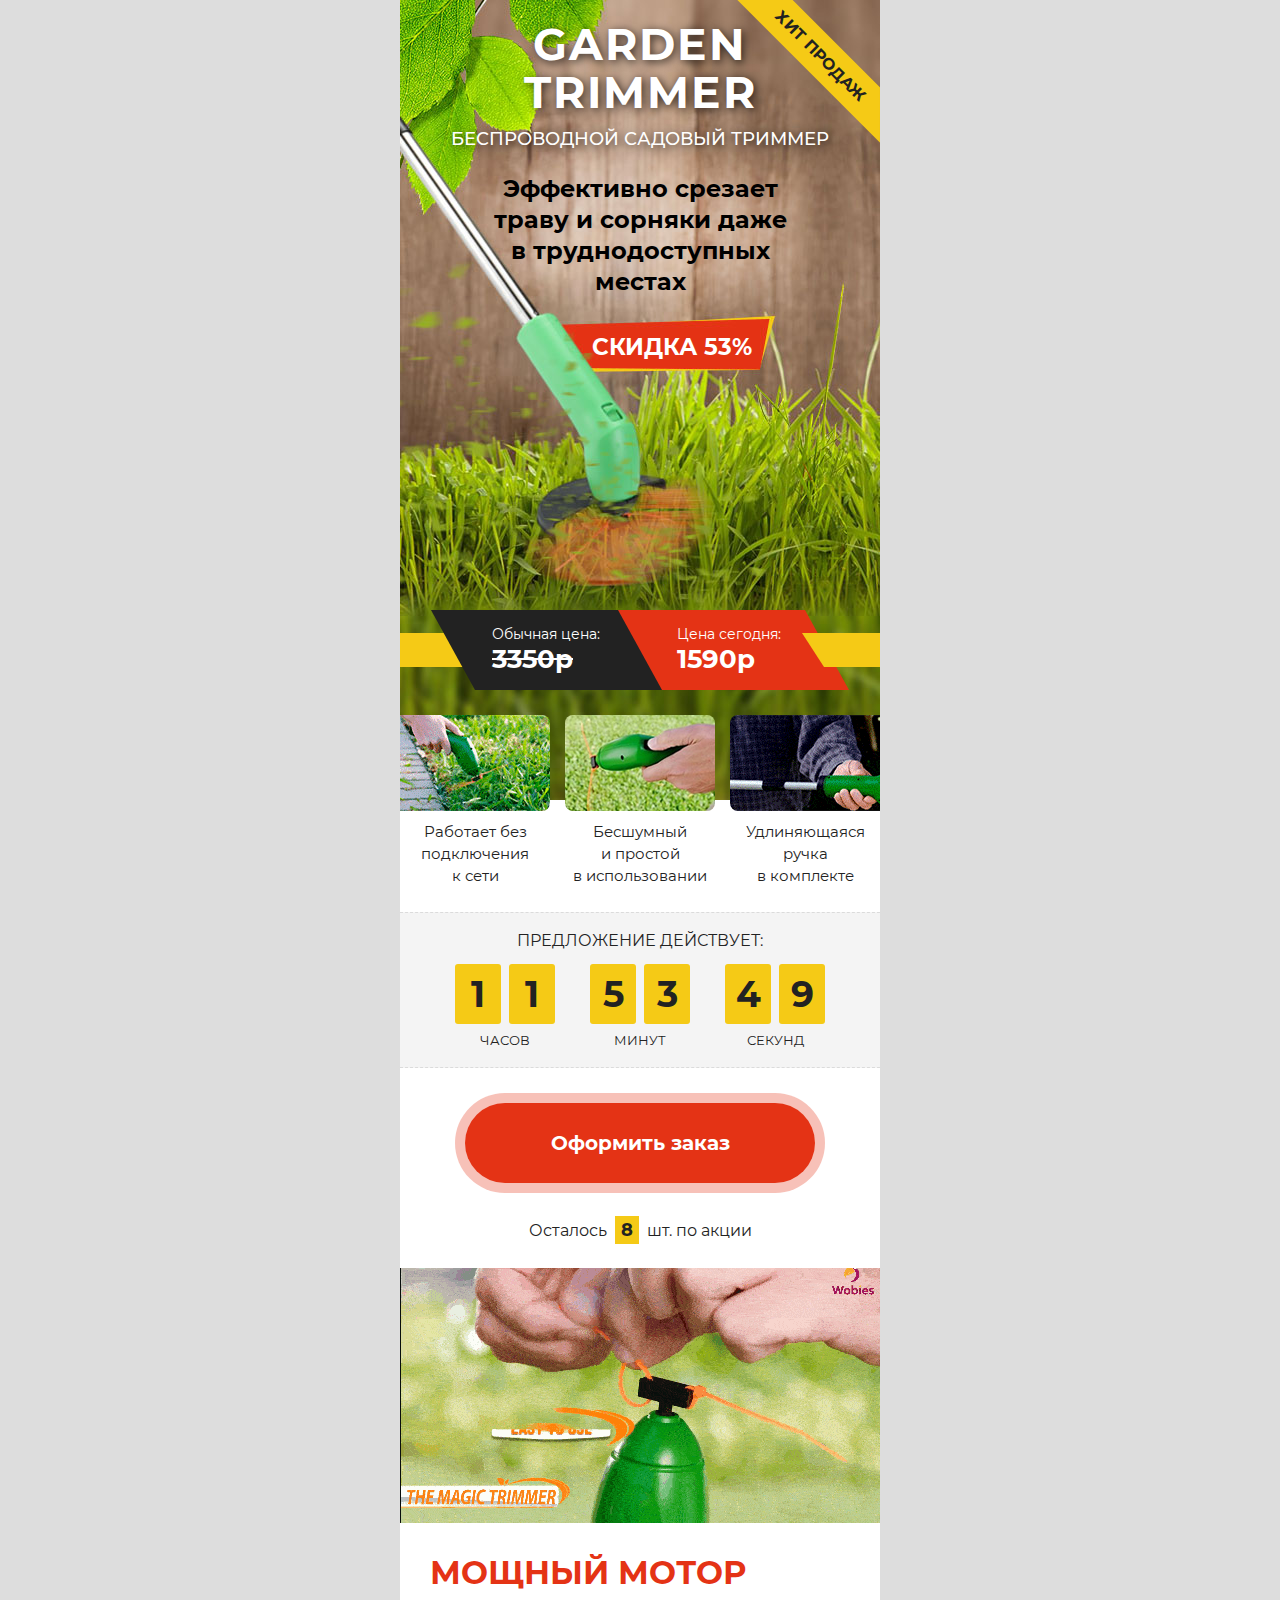
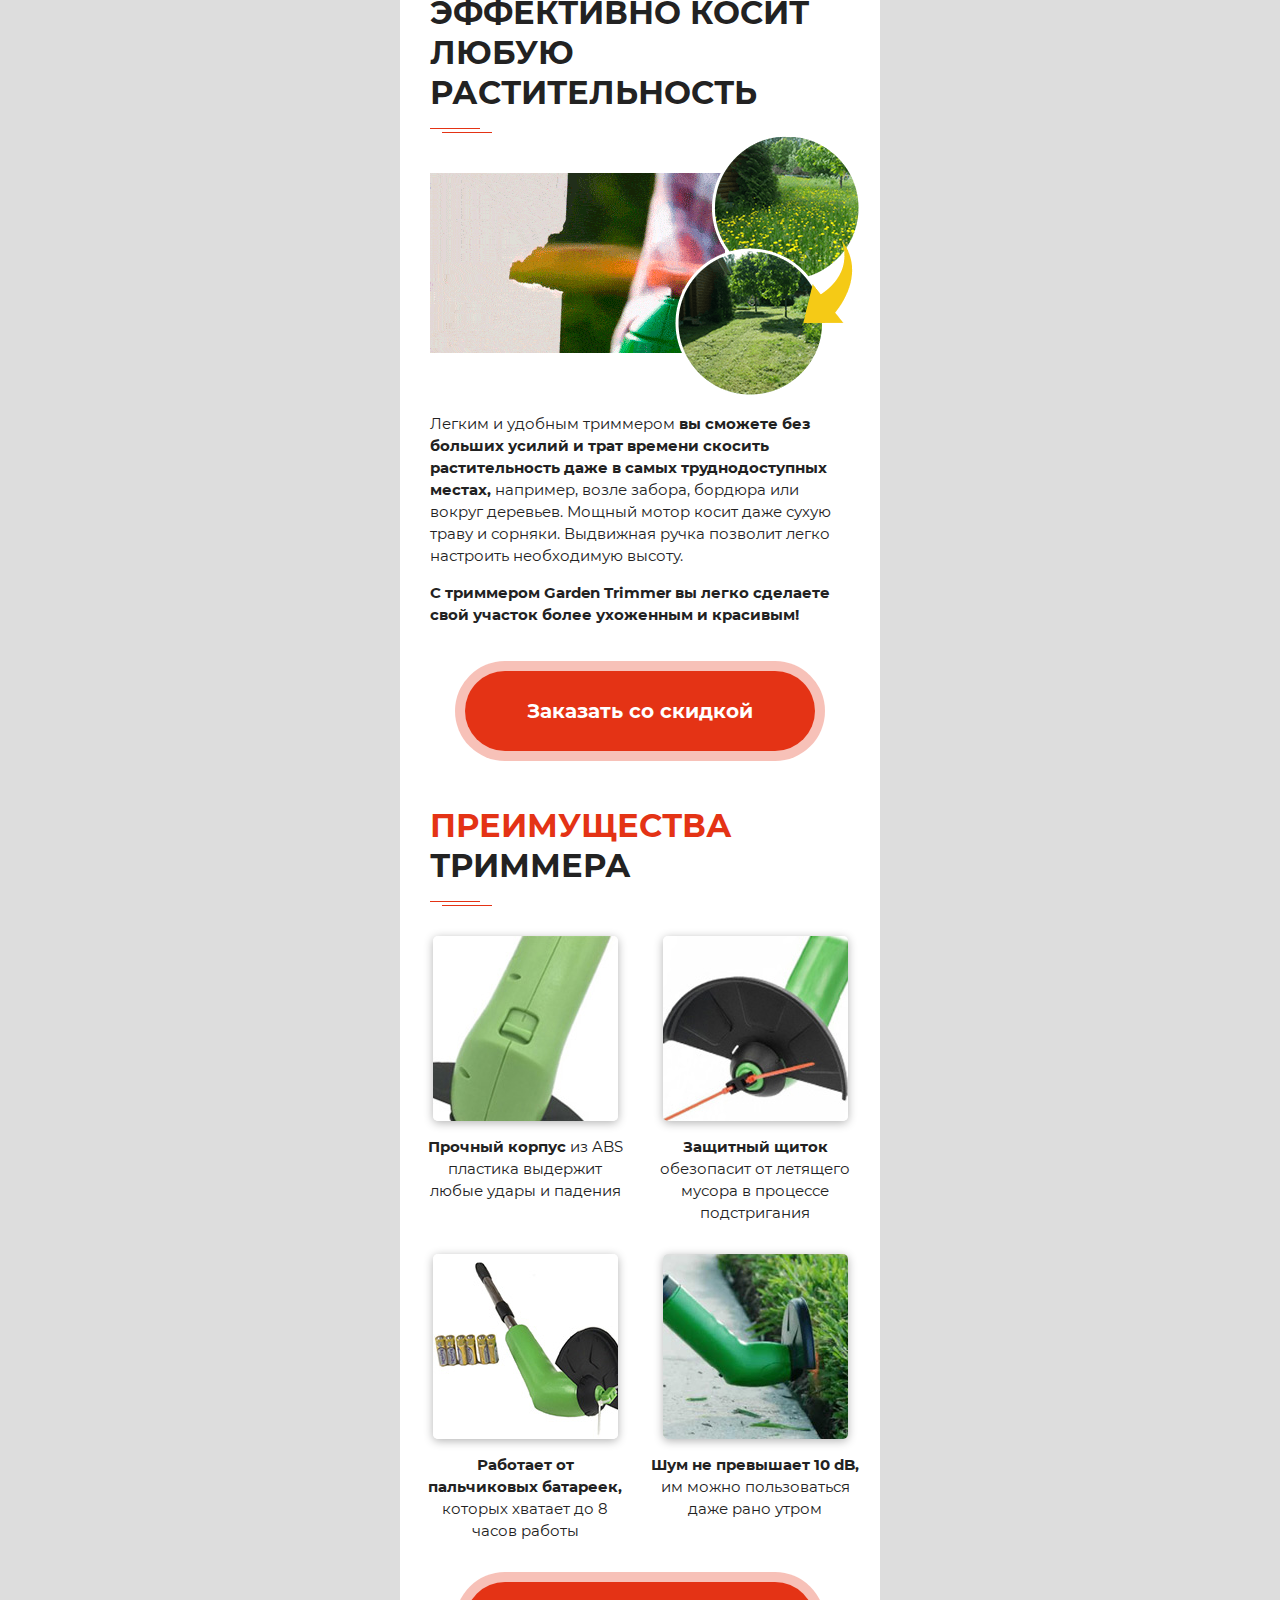
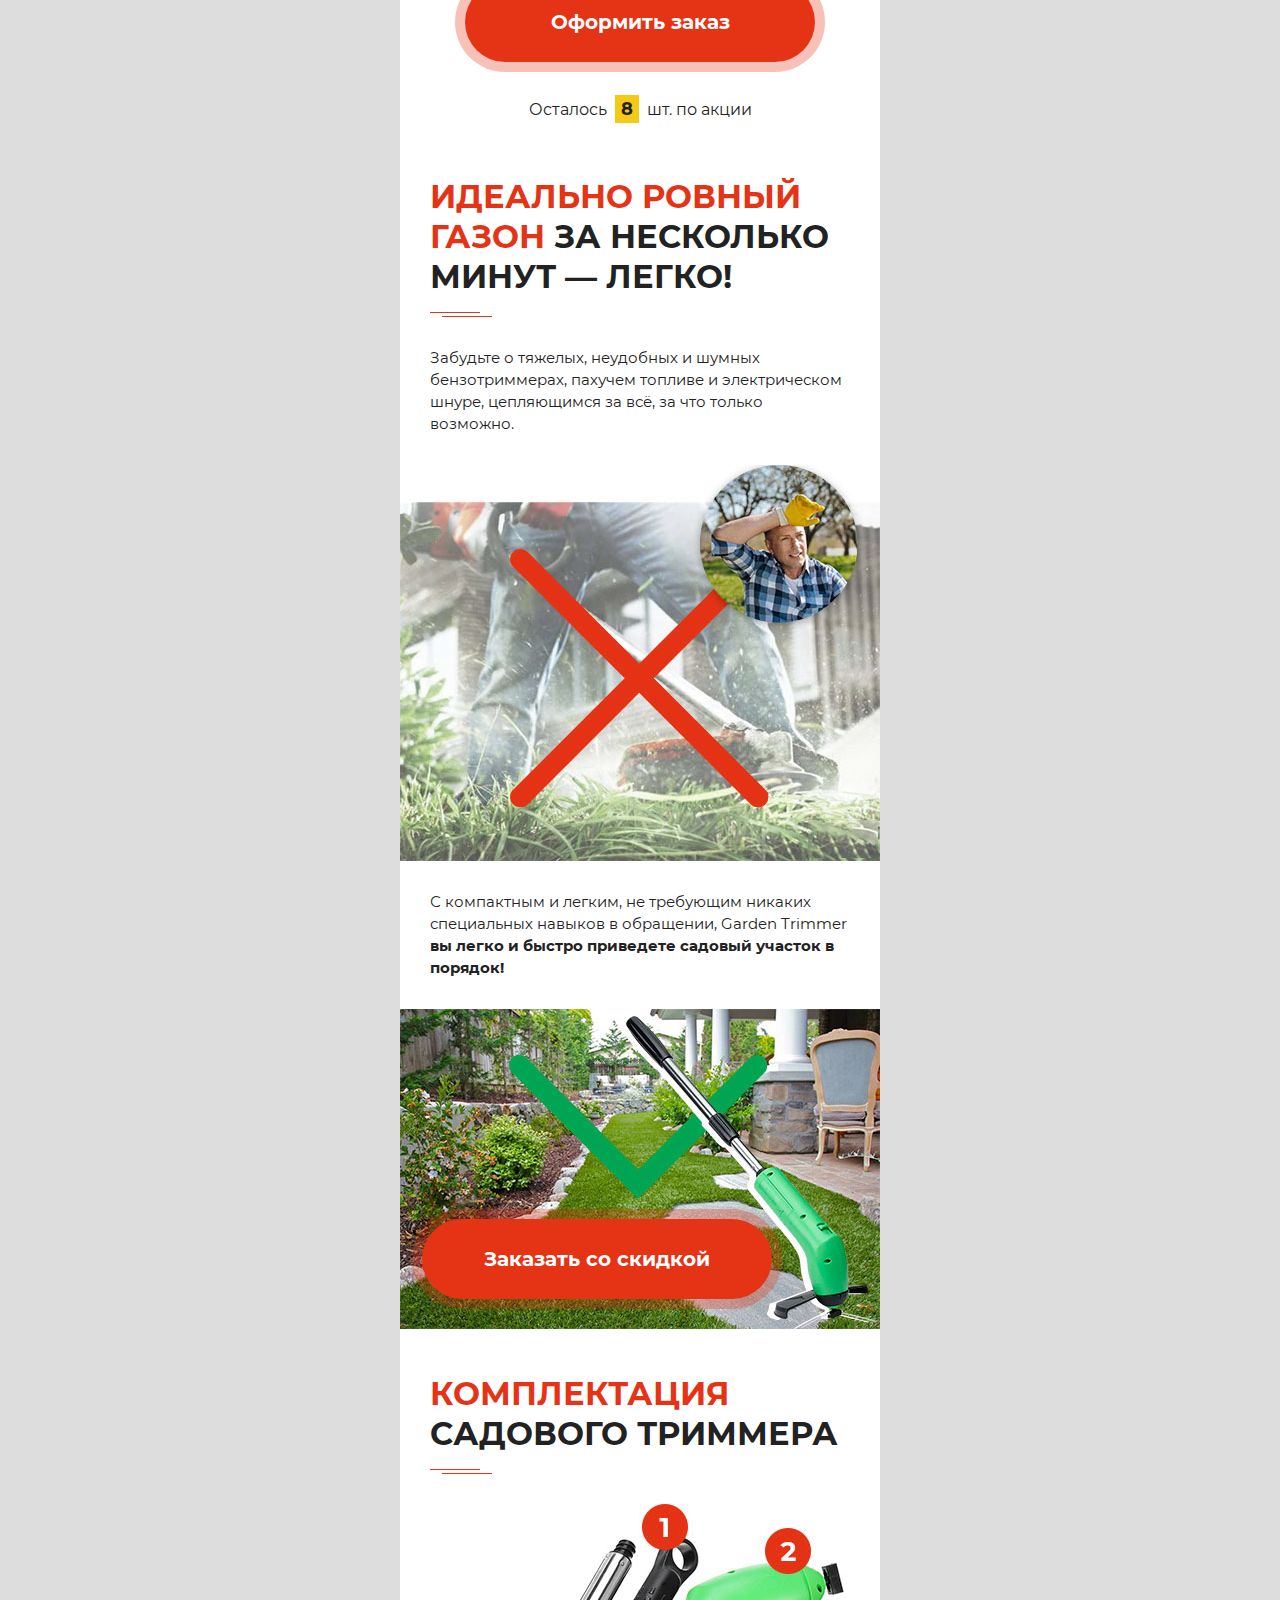
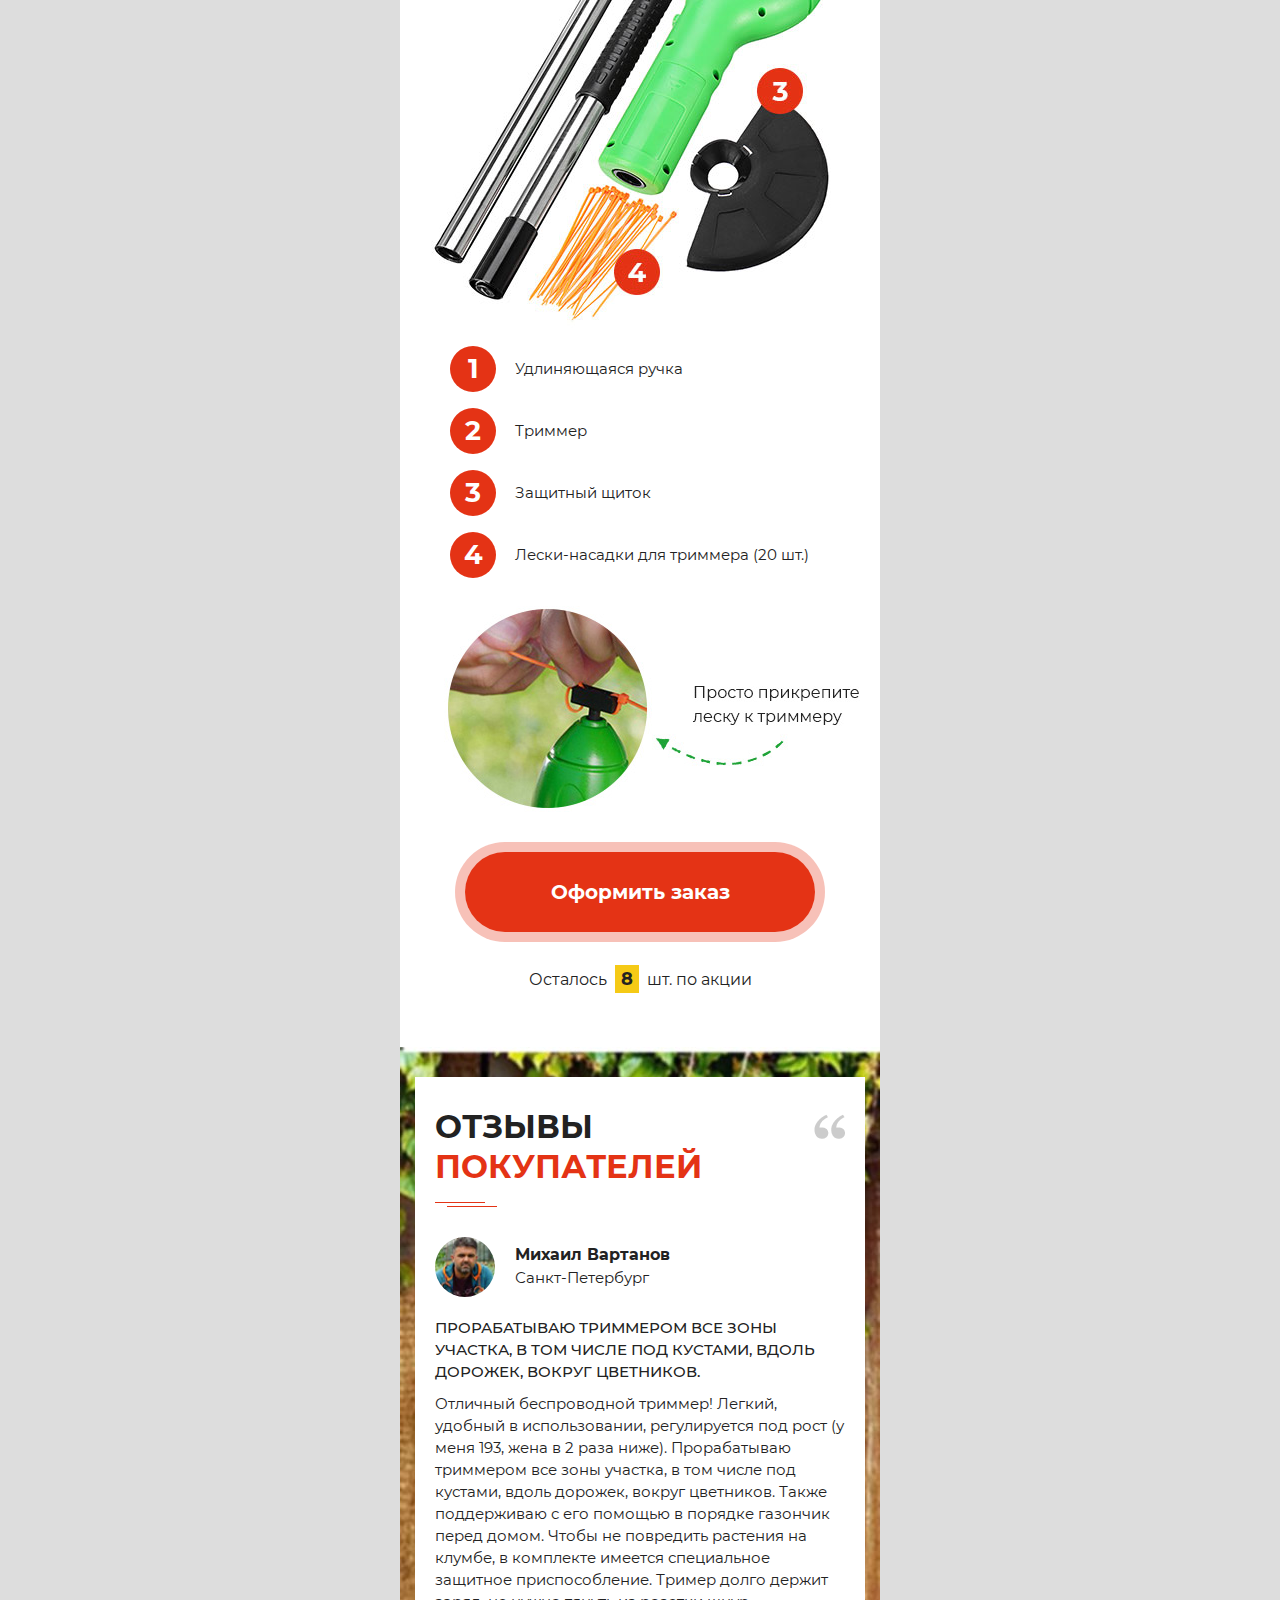
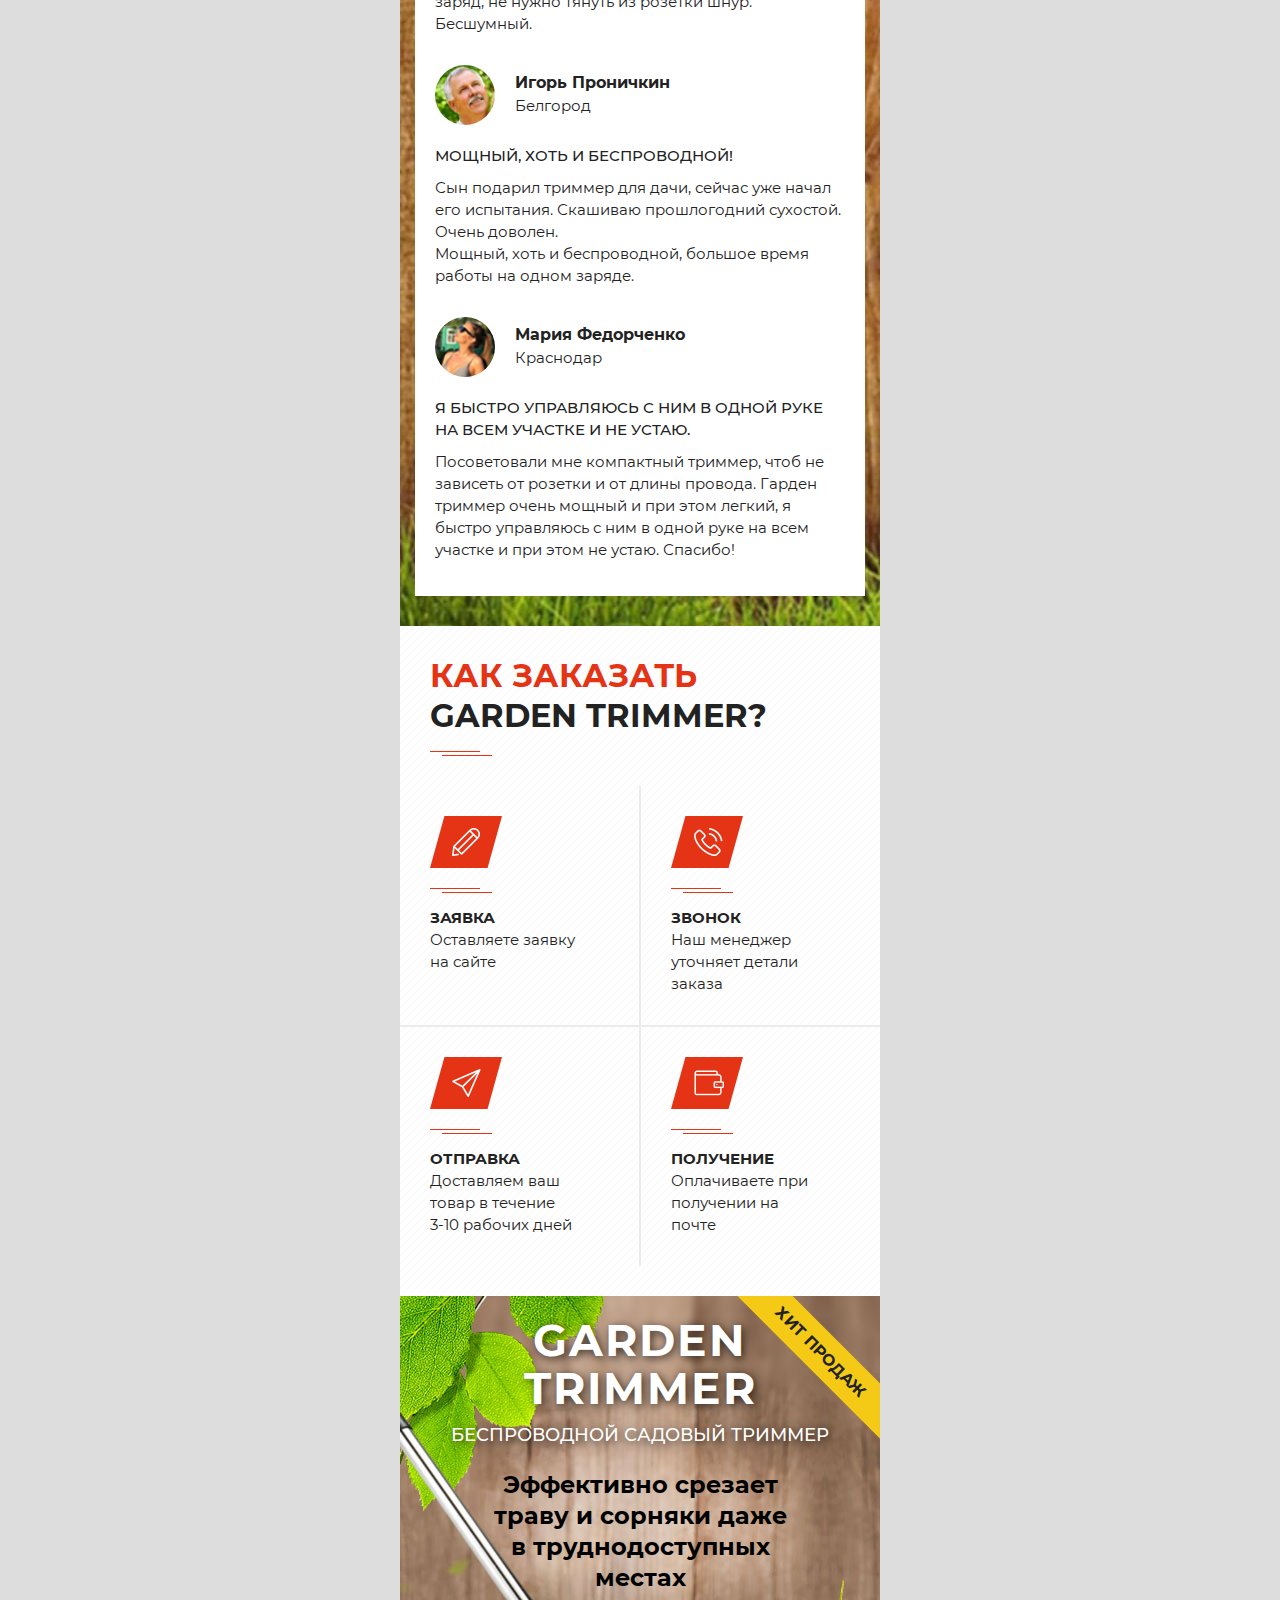
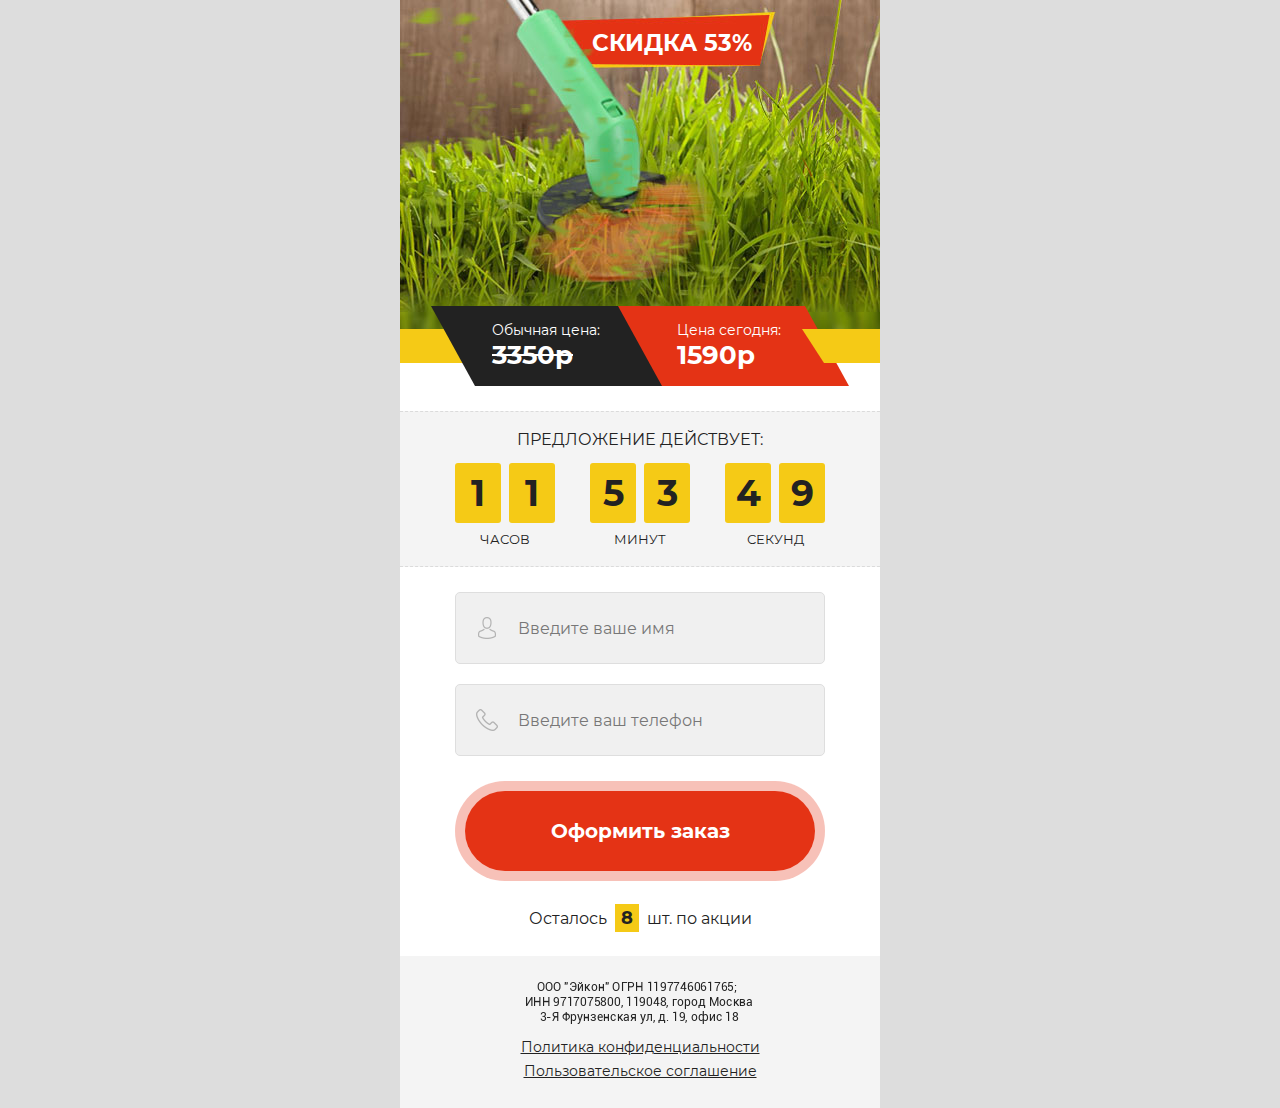
<file: index.html>
<!DOCTYPE html>
<html lang="ru-RU">
<head>
<script src="//ajax.googleapis.com/ajax/libs/jquery/2.1.3/jquery.min.js"></script>
    <title>Garden Trimmer - беспроводной садовый триммер</title>
    <meta charset="utf-8">
    <meta name="viewport" content="width=480">
    <meta name="description" content="С триммером Garden Trimmer вы легко сделаете свой участок более ухоженным и красивым!">
    <link rel="shortcut icon" href="favicon.png" type="image/x-icon">
    <link rel="stylesheet" type="text/css" href="assets_pages/land/css/reset.css">
    <link rel="stylesheet" type="text/css" href="assets_pages/land/fonts/Montserrat/Montserrat.css">
    <link rel="stylesheet" type="text/css" href="css/styles.css">
<meta property="og:type" content="article"/>
<meta property="og:title" content="Garden Trimmer - компактный триммер для сада"/>
<meta property="og:description" content="Garden Trimmer - легкий и удобный триммер для удаления травы. Тихий, компактный триммер работает без подключения к сети на обычных АА батарейках. С его помощью вы сможете без усилий и временных затрат скосить растительность даже в самых труднодоступных местах, например, возле забора, бордюра или вокруг деревьев."/>
<meta property="og:url" content=""/>
	
<!-- Global site tag (gtag.js) - Google Ads: 347851037 -->
<script async src="https://www.googletagmanager.com/gtag/js?id=AW-347851037"></script>
<script>
  window.dataLayer = window.dataLayer || [];
  function gtag(){dataLayer.push(arguments);}
  gtag('js', new Date());

  gtag('config', 'AW-347851037');
</script>

</head>
<body>
    <div class="main_wrapper">
        <header class="offer_section offer3">
            <div class="info_block">
                <h1 class="main_title">Garden Trimmer</h1>
                <p class="subtitle">Беспроводной садовый триммер</p>
                <p class="subtitle2">Эффективно срезает траву и сорняки даже в труднодоступных местах</p>
                <div class="discount"><b>Хит продаж</b></div>
                <div class="sale">скидка 53%</div>
                <img src="images/offer3__image.jpg" alt="">
            </div>
            <div class="price_block">
                <div class="price_item old">
                    <div class="text">Обычная цена:</div>
                    <div class="value">3350р</div>
                </div>
                <div class="price_item new">
                    <div class="text">Цена сегодня:</div>
                    <div class="value">1590р</div>
                </div>
            </div>
            <div class="benefits_block clearfix">
                <div class="benefit_item">
                    <img src="images/offer3__benefit1_image.gif" alt="">
                    <p>Работает без подключения к&nbsp;сети</p>
                </div>
                <div class="benefit_item">
                    <img src="images/offer3__benefit2_image.jpg" alt="">
                    <p>Бесшумный и&nbsp;простой в&nbsp;использовании</p>
                </div>
                <div class="benefit_item">
                    <img src="images/offer3__benefit3_image.gif" alt="">
                    <p>Удлиняющаяся ручка <br>в комплекте</p>
                </div>
            </div>
            <div class="timer_block clearfix">
                <p>Предложение действует:</p>
                <div class="timer clearfix">
                    <div class="timer_item">
                        <div class="count hours"></div>
                        <div class="text">часов</div>
                    </div>
                    <div class="timer_item">
                        <div class="count minutes"></div>
                        <div class="text">минут</div>
                    </div>
                    <div class="timer_item">
                        <div class="count seconds"></div>
                        <div class="text">секунд</div>
                    </div>
                </div>
            </div>
            <a href="#order_form" class="button">Оформить заказ</a>
            <div class="products_count">Осталось <b>8</b> шт. по акции</div>
        </header>
        <!-- /header 3 -->
        <!-- video -->
        <img src="images/3.gif" alt="" class="gif_img">
        <!-- /video -->
        <!-- description -->
        <section class="description_section">
            <h2 class="title"><span>Мощный мотор</span> эффективно косит любую растительность</h2>
            <div class="desc_img">
                <img src="images/4.gif" alt="">
                <img src="images/desc_result.png" alt="" class="result">
            </div>
            <p>Легким и удобным триммером <b>вы сможете без больших усилий и трат времени скосить растительность даже в самых труднодоступных местах,</b> например, возле забора, бордюра или вокруг деревьев. Мощный мотор косит даже сухую траву и сорняки. Выдвижная ручка позволит легко настроить необходимую высоту. </p>
            <p><b>С триммером Garden Trimmer вы легко сделаете свой участок более ухоженным и красивым!</b></p>
            <a href="#order_form" class="button">Заказать со скидкой</a>
        </section>
        <section class="benefits_section">
            <h2 class="title"><span>Преимущества</span> триммера</h2>
            <div class="benefits_list2">
                <div class="benefit_item">
                    <img src="images/benefits2__benefit1_image.jpg" alt="">
                    <p><b>Прочный корпус</b> из ABS пластика выдержит любые удары и падения</p>
                </div>
                <div class="benefit_item">
                    <img src="images/benefits2__benefit2_image.jpg" alt="">
                    <p><b>Защитный щиток</b> обезопасит от летящего мусора в процессе подстригания</p>
                </div>
                <div class="benefit_item">
                    <img src="images/benefits2__benefit3_image.jpg" alt="">
                    <p><b>Работает от пальчиковых батареек,</b> которых хватает до 8 часов работы</p>
                </div>
                <div class="benefit_item">
                    <img src="images/benefits2__benefit4_image.jpg" alt="">
                    <p><b>Шум не превышает 10&nbsp;dB,</b> им можно пользоваться даже рано утром</p>
                </div>
            </div>
            <a href="#order_form" class="button">Оформить заказ</a>
            <div class="products_count">Осталось <b>8</b> шт. по акции</div>
        </section>
        <section class="sect2">
            <h2 class="title"><span>Идеально ровный газон</span> за несколько минут — легко!</h2>
            <p>Забудьте о тяжелых, неудобных и шумных бензотриммерах, пахучем топливе и электрическом шнуре, цепляющимся за всё, за что только возможно.</p>
            <img src="images/s2_img.jpg" alt="">
            <p>С  компактным и легким, не требующим никаких специальных навыков в обращении, Garden Trimmer <b>вы легко и быстро приведете садовый участок в порядок!</b></p>
            <div class="btn">
                <a href="#order_form" class="button">Заказать со скидкой</a>
            </div>
        </section>
        <section class="sect3">
            <h2 class="title"><span>Комплектация</span> садового триммера</h2>
            <img src="images/s3_img.jpg" alt="">
            <ul class="list3">
                <li>
                    <span>1</span>
                    <p>Удлиняющаяся ручка</p>
                </li>
                <li>
                    <span>2</span>
                    <p>Триммер </p>
                </li>
                <li>
                    <span>3</span>
                    <p>Защитный щиток</p>
                </li>
                <li>
                    <span>4</span>
                    <p>Лески-насадки для триммера (20 шт.)</p>
                </li>
            </ul>
            <img src="images/s3_img2.jpg" alt="">
            <a href="#order_form" class="button">Оформить заказ</a>
            <div class="products_count">Осталось <b>8</b> шт. по акции</div>
        </section>
        <section class="reviews3_section">
            <div class="container">
                <h2 class="title">Отзывы <span>покупателей</span></h2>
                <div class="reviews_list">
                    <div class="review_item">
                        <div class="author_block clearfix">
                            <img src="images/reviews__review1_avatar.jpg" alt="">
                            <div class="author_info">
                                <div class="name">Михаил Вартанов</div>
                                <div class="text">Санкт-Петербург</div>
                            </div>
                        </div>
                        <span>Прорабатываю триммером все зоны участка, в том числе под кустами, вдоль дорожек, вокруг цветников.</span>
                        <p>Отличный беспроводной триммер! Легкий, удобный в использовании, регулируется под рост (у меня 193, жена в 2 раза ниже). Прорабатываю триммером все зоны участка, в том числе под кустами, вдоль дорожек, вокруг цветников. Также поддерживаю c его помощью в порядке газончик перед домом. Чтобы не повредить растения на клумбе, в комплекте имеется специальное защитное приспособление. Тример долго держит заряд, не нужно тянуть из розетки шнур. Бесшумный.</p>
                    </div>
                    <div class="review_item">
                        <div class="author_block clearfix">
                            <img src="images/reviews__review2_avatar.jpg" alt="">
                            <div class="author_info">
                                <div class="name">Игорь Проничкин</div>
                                <div class="text">Белгород</div>
                            </div>
                        </div>
                        <span>Мощный, хоть и беспроводной!</span>
                        <p>Сын подарил триммер для дачи, сейчас уже начал его испытания. Скашиваю прошлогодний сухостой. Очень доволен. <br>Мощный, хоть и беспроводной, большое время работы на одном заряде.</p>
                    </div>
                    <div class="review_item">
                        <div class="author_block clearfix">
                            <img src="images/reviews__review3_avatar.jpg" alt="">
                            <div class="author_info">
                                <div class="name">Мария Федорченко</div>
                                <div class="text">Краснодар</div>
                            </div>
                        </div>
                        <span>Я быстро управляюсь с ним в одной руке на всем участке и не устаю.</span>
                        <p>Посоветовали мне компактный триммер, чтоб не зависеть от розетки и от длины провода. Гарден триммер очень мощный и при этом легкий, я быстро управляюсь с ним в одной руке на всем участке и при этом не устаю. Спасибо!</p>
                    </div>
                </div>
            </div>
        </section>
        <section class="how">
            <h2 class="title"><span>Как заказать</span> Garden&nbsp;Trimmer?</h2>
            <div class="order_steps2 clearfix">
                <div class="step_item">
                    <img src="images/order_steps__step1_icon.png" alt="">
                    <div class="separator"></div>
                    <h4>Заявка</h4>
                    <p>Оставляете заявку на сайте</p>
                </div>
                <div class="step_item">
                    <img src="images/order_steps__step2_icon.png" alt="">
                    <div class="separator"></div>
                    <h4>Звонок</h4>
                    <p>Наш менеджер уточняет детали заказа</p>
                </div>
                <div class="step_item">
                    <img src="images/order_steps__step3_icon.png" alt="">
                    <div class="separator"></div>
                    <h4>Отправка</h4>
                    <p>Доставляем ваш товар в течение<br>3-10 рабочих дней</p>
                </div>
                <div class="step_item">
                    <img src="images/order_steps__step4_icon.png" alt="">
                    <div class="separator"></div>
                    <h4>Получение</h4>
                    <p>Оплачиваете при получении на почте</p>
                </div>
            </div>
        </section>
        <section class="offer_section offer3 order">
            <div class="info_block">
                <h1 class="main_title">Garden Trimmer</h1>
                <p class="subtitle">Беспроводной садовый триммер</p>
                <p class="subtitle2">Эффективно срезает траву и сорняки даже в труднодоступных местах</p>
                <div class="discount"><b>Хит продаж</b></div>
                <div class="sale">скидка 53%</div>
                <img src="images/offer3__image.jpg" alt="">
            </div>
            <div class="price_block clearfix">
                <div class="price_item old">
                    <div class="text">Обычная цена:</div>
                    <div class="value">3350р</div>
                </div>
                <div class="price_item new">
                    <div class="text">Цена сегодня:</div>
                    <div class="value">1590р</div>
                </div>
            </div>
            <div class="timer_block clearfix">
                <p>Предложение действует:</p>
                <div class="timer clearfix">
                    <div class="timer_item">
                        <div class="count hours"></div>
                        <div class="text">часов</div>
                    </div>
                    <div class="timer_item">
                        <div class="count minutes"></div>
                        <div class="text">минут</div>
                    </div>
                    <div class="timer_item">
                        <div class="count seconds"></div>
                        <div class="text">секунд</div>
                    </div>
                </div>
            </div>
            <form id="order_form" class="main-order-form order_form" action="/page/0a4120e69b129f7e00391c58abcf9c1ef5689086/call/?preview=1" method="post">
                <input class="field" type="text" name="name" placeholder="Введите ваше имя" required>
                <input class="field" type="tel" name="phone" placeholder="Введите ваш телефон" required>
                <button class="button">Оформить заказ</button>
            	<input type="hidden" name="l" value="0a4120e69b129f7e00391c58abcf9c1ef5689086" />
		<input type="hidden" name="b95cdc17f0dddf4a5d11b42015e80237485450d1" value="NDUzOWNlMDQzYzdkNzQ4ZDE2ODQ2OGUwZjMxNTJkMjkxMzg=" />
</form>
            <div class="products_count">Осталось <b>8</b> шт. по акции</div>
        </section>
        <!-- /order 3 -->
        <!-- footer -->
        <footer class="footer_section">
            <img src="assets_pages/copyrights/0/10-black-320.png" alt="copyright">
                <a href="politics.html">Политика конфиденциальности</a>
<br>
                <a href="agreement.html">Пользовательское соглашение</a>
        </footer>
        <!-- /footer -->
    </div>
    <!-- scripts -->
    <script type="text/javascript" src="assets_pages/js/lib.js?v=0.0.1"></script>
<link type="text/css" rel="stylesheet" href="assets_pages/fonts/roboto.css">
<script type="text/javascript" src="assets_pages/js/yasoblock-v2.js?v=1"></script>
<script type="text/javascript" src="assets_pages/js/plugins.js"></script>

    <script type="text/javascript">
        var phonePrefix = '+7';
    </script>
    <script type="text/javascript" src="assets_pages/js/phonePrefix.js"></script>



<script>
    var comebackerFormId = '4';
</script>

<link href="assets_pages/css/popup-m1-style.css?v=0.0.3" rel="stylesheet" type="text/css"/>
<script src="assets_pages/js/popup-m1.js?v=0.0.1" type="text/javascript"></script>

<div id="overlay-popup-m1"></div>
<div id="m1-form" class="m1modal">
    <a class="close-m1"></a>
    <div><div class="popup-m1-title">Вам понравилось это предложение?</div>
        <div class="popup-m1-cont">
            <div class="popup-m1-text1">Мы расскажем Вам все об этом товаре, предложим наилучшие условия и ознакомим с подходящими акционными предложениями!</div>
            <form method="post" action="" class="main-order-form popup-m1-form" onsubmit="return false;">
                <input type="text" name="name" placeholder="Введите ваше имя" required />
                <input type="tel" name="phone" placeholder="Введите телефон" required />
                <button>Перезвоните мне</button>
                <input type="hidden" name="is_popup" value="1" />
                <input type="hidden" name="from_recall_button" value="0" />
                <input type="hidden" name="form_id">
                <input type="hidden" name="l" value="0a4120e69b129f7e00391c58abcf9c1ef5689086" />
                <input type="hidden" name="b95cdc17f0dddf4a5d11b42015e80237485450d1" value="NDUzOWNlMDQzYzdkNzQ4ZDE2ODQ2OGUwZjMxNTJkMjkxMzg=" />
            </form>
                            <div class="popup-m1-text2">Оператор перезвонит Вам через 5-10 минут</div>
                    </div>
    </div>
</div>

<script type="text/javascript">
    $(function(){
            });
</script>





<script type="text/javascript" src="assets_pages/js/m1ref.js"></script>
<script type="text/javascript"> 
var m1_product_id = 8932;
var ref = 302499;
var script = document.createElement("script");
script.src = "//m1-shop.ru/send_order/?ref="+ref+"&s="+getC("s")+"&w="+getC("w")+"&t="+getC("t")+"&p="+getC("p")+"&m="+getC("m")+"&product_id="+m1_product_id+'&out=1';
document.body.appendChild(script);
</script>

<script type="text/javascript">

var QueryString = function () {
    var query_string = {};
    var query = window.location.search.substring(1);
    var vars = query.split("&");
    for (var i=0;i<vars.length;i++) {
        var pair = vars[i].split("=");
        if (typeof pair[0]!='undefined'
            && typeof pair[1]!='undefined'
            && pair[1].length>0){
            query_string[pair[0]] = decodeURIComponent(pair[1]);
        }
    }
    return query_string;
}();

/* user parameters */
var webmaster_id = 302499,
    webmaster_api = '07a15dd7c66750f69c8263c1da94329f',
    product_id = '8932',
    ldlId = '71262';

let langCode = 'ru';

/* not change */
var client_ip = '127.0.0.1';
var clientMark = [];
var markList = ['s','w','t','p','m'];

function sendData(client_name, client_phone, client_comment) {
    var detectsString = '';
    var markQuery = clientMark.length>0 ? clientMark.join('&') : '';
    client_comment = typeof client_comment === "undefined" ? "" :client_comment;
    if (typeof detects !== 'undefined') {
        detectsString = JSON.stringify(detects);
        detectsString = detectsString.replace(/"/g,"'");
    }
    $.ajax({
        type: 'POST',
        data: {
            ref: webmaster_id,
            api_key: webmaster_api,
            product_id: product_id,
            phone: client_phone,
            name: client_name,
            comment: client_comment,
            ldlId: ldlId,
            ip: client_ip,
            s: QueryString.s,
            w: QueryString.w,
            t: QueryString.t,
            p: QueryString.p,
            m: QueryString.m,
            referer: document.referrer,
            detects: detectsString,
            langCode: langCode
            },
        url: '//m1-shop.ru/send_order/',
        success: function(data) {
            data = JSON.parse(data);
            if (data.result == "ok") {
                markQuery = markQuery.length ? '&'+markQuery : '';
                window.location.replace("call.html?order_id=" + data.id + markQuery);
            }
            else {
                markQuery = markQuery.length ? '?'+markQuery : '';
                window.location.replace("call.html"+markQuery);
            }
        },
        error: function(xhr, status, error) {
            console.log(xhr.statusText, xhr.responseText, status, error);
            respjs = JSON.parse(xhr.responseText);
            markQuery = markQuery.length ? '?'+markQuery: '';
            window.location.replace("call.html"+markQuery);
        }
    });
    return false;
};


$(document).ready(function() {
    var query = QueryString;

    for(var i in markList){
        var mark = markList[i];
        if (typeof query[mark]!='undefined'
            &&query[mark].length){
            clientMark.push(mark+'='+query[mark]);
        }
    }

    $.getJSON('https://api.ipify.org/?format=json', function(data) {
        client_ip = data.ip;
    });

    $(document).on('submit', 'form', function() {
	    var elem = $(this),
	    	button = $("[type=submit], button",elem),
            comment = $('input[name=comment]', elem);
	    	
        $('input[name=name]', elem).val($.trim($('input[name=name]', elem).val()));
        if (!$('input[name=name]', elem).val()) {
            alert('Укажите корректные ФИО!');
            return false;
        }

        if (!$('input[name=phone]', elem).val() || $('input[name=phone]', elem).val().length < 7) {
            alert('Укажите корректный телефон!');
            return false;
        }
        
        button.prop("disabled",true);

        sendData($('input[name=name]', elem).val(), $('input[name=phone]', elem).val(), comment.length?comment.val():"");
        return false;
    });

    var product = 8932,
        url = location.href,
        length = 0,
        keyVal = '',
        arFio = [],
        arPhone = [];

    $('input[name="phone"]').bind('keyup change', function(){
        var form = $(this).parents('form'),
            name = form.find('input[name="name"]').val(),
            phone = $(this).val().replace(/\D+/g, '');

        if (phone.length >= 8) {
            getFormData();
            $.ajax({
                type: 'POST',
                url: '//m1-shop.ru/send_stat_order/',
                data: {
                    name: name,
                    phone: phone,
                    name_json: JSON.stringify(arFio),
                    phone_json: JSON.stringify(arPhone),
                    length: length,
                    keyVal: keyVal,
                    product: product,
                    url: url,
                    webmaster_id: webmaster_id
                },
                success: function(data) {
                    keyVal = data;
                }
            });
            length = phone.length;
        }
    });

    $('form').submit(function(){
        if (keyVal.length) {
            $.ajax({
                type: 'POST',
                url: '//m1-shop.ru/send_stat_order/',
                data: {
                    del: 1,
                    keyVal: keyVal
                }
            });
        }
    });

    function getFormData() {
        arFio = [];
        arPhone = [];
        $('form').each(function(){
            var phone = $(this).find('input[name="phone"]').val();
            var fio = $(this).find('input[name="name"]').val();
            phone = phone.replace(/\D+/g,'');
            if (phone.length >= 8){
                arPhone.push(phone.toString());
                if (typeof fio != 'undefined')
                    arFio.push(fio.toString());
            }
        });
    }
});
</script>

    <script src="js/scripts.js"></script>
    <!-- /scripts -->
</body>
</html>
</file>
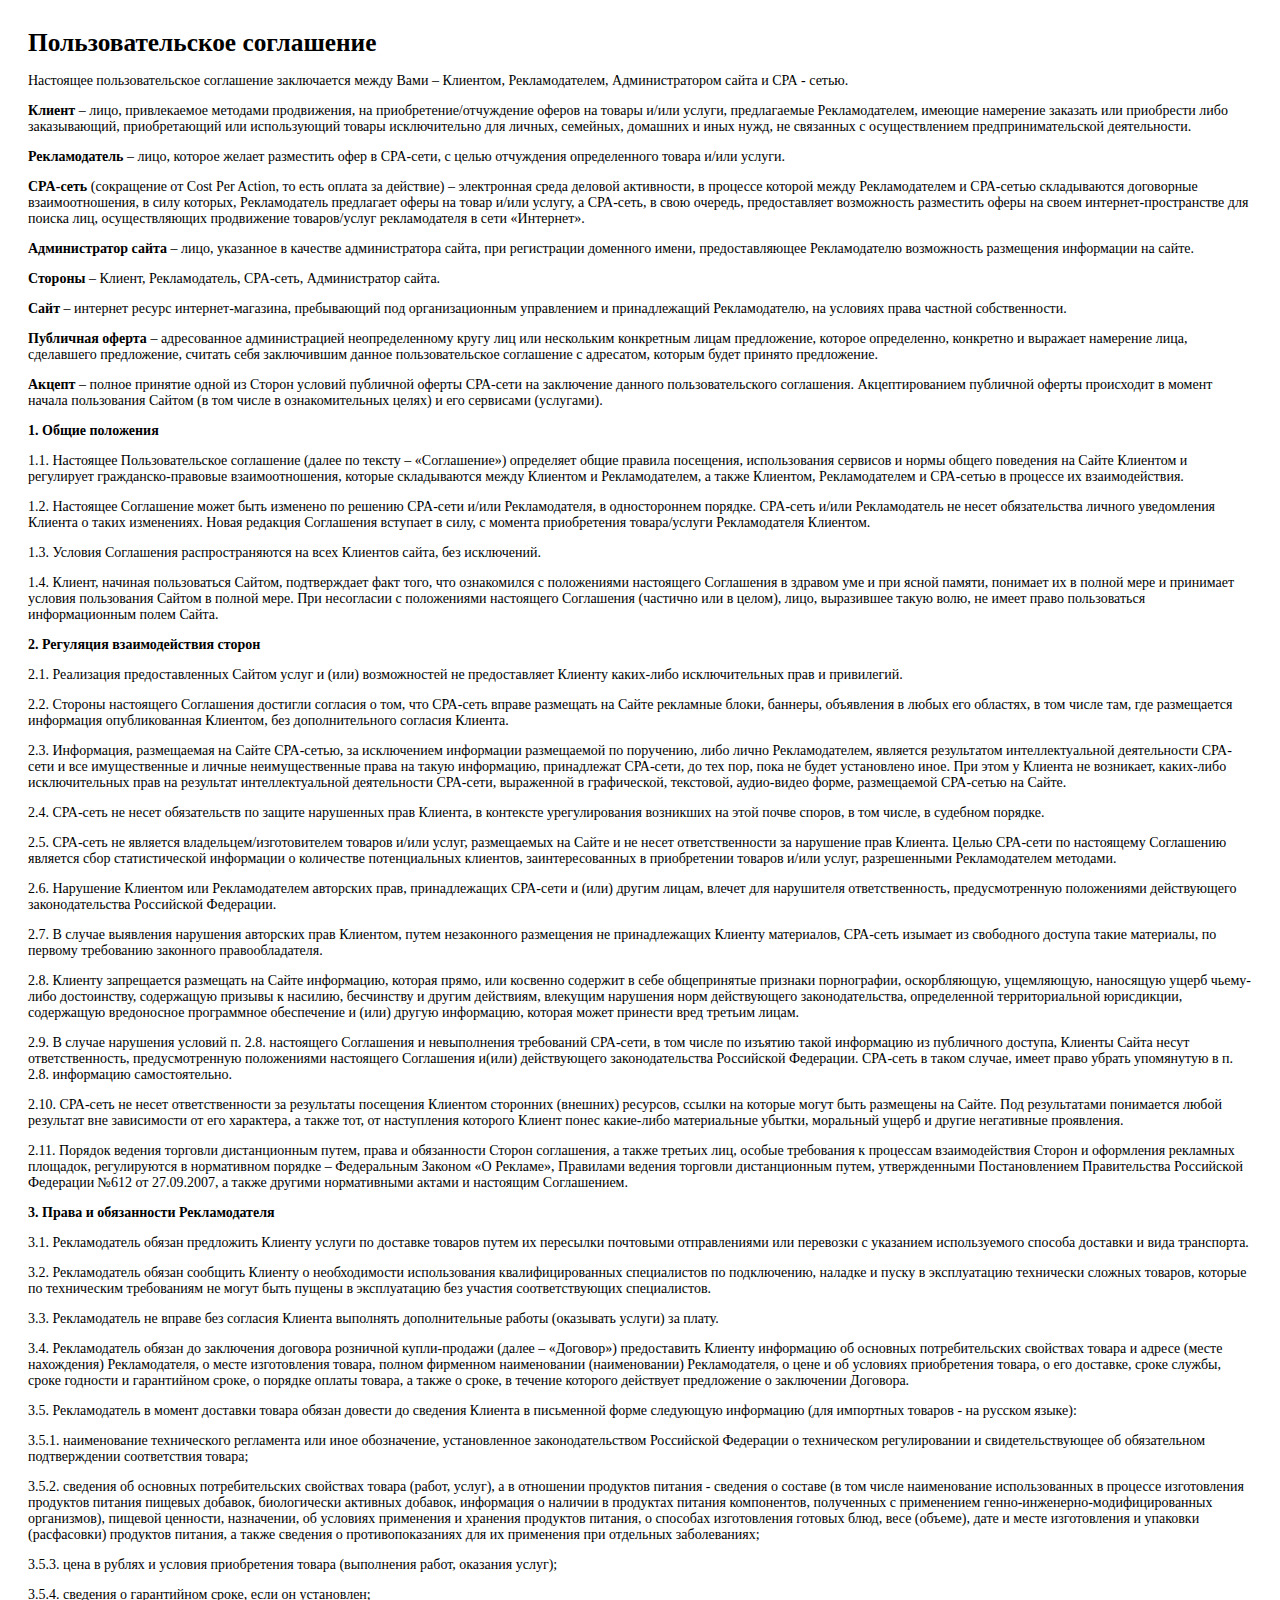
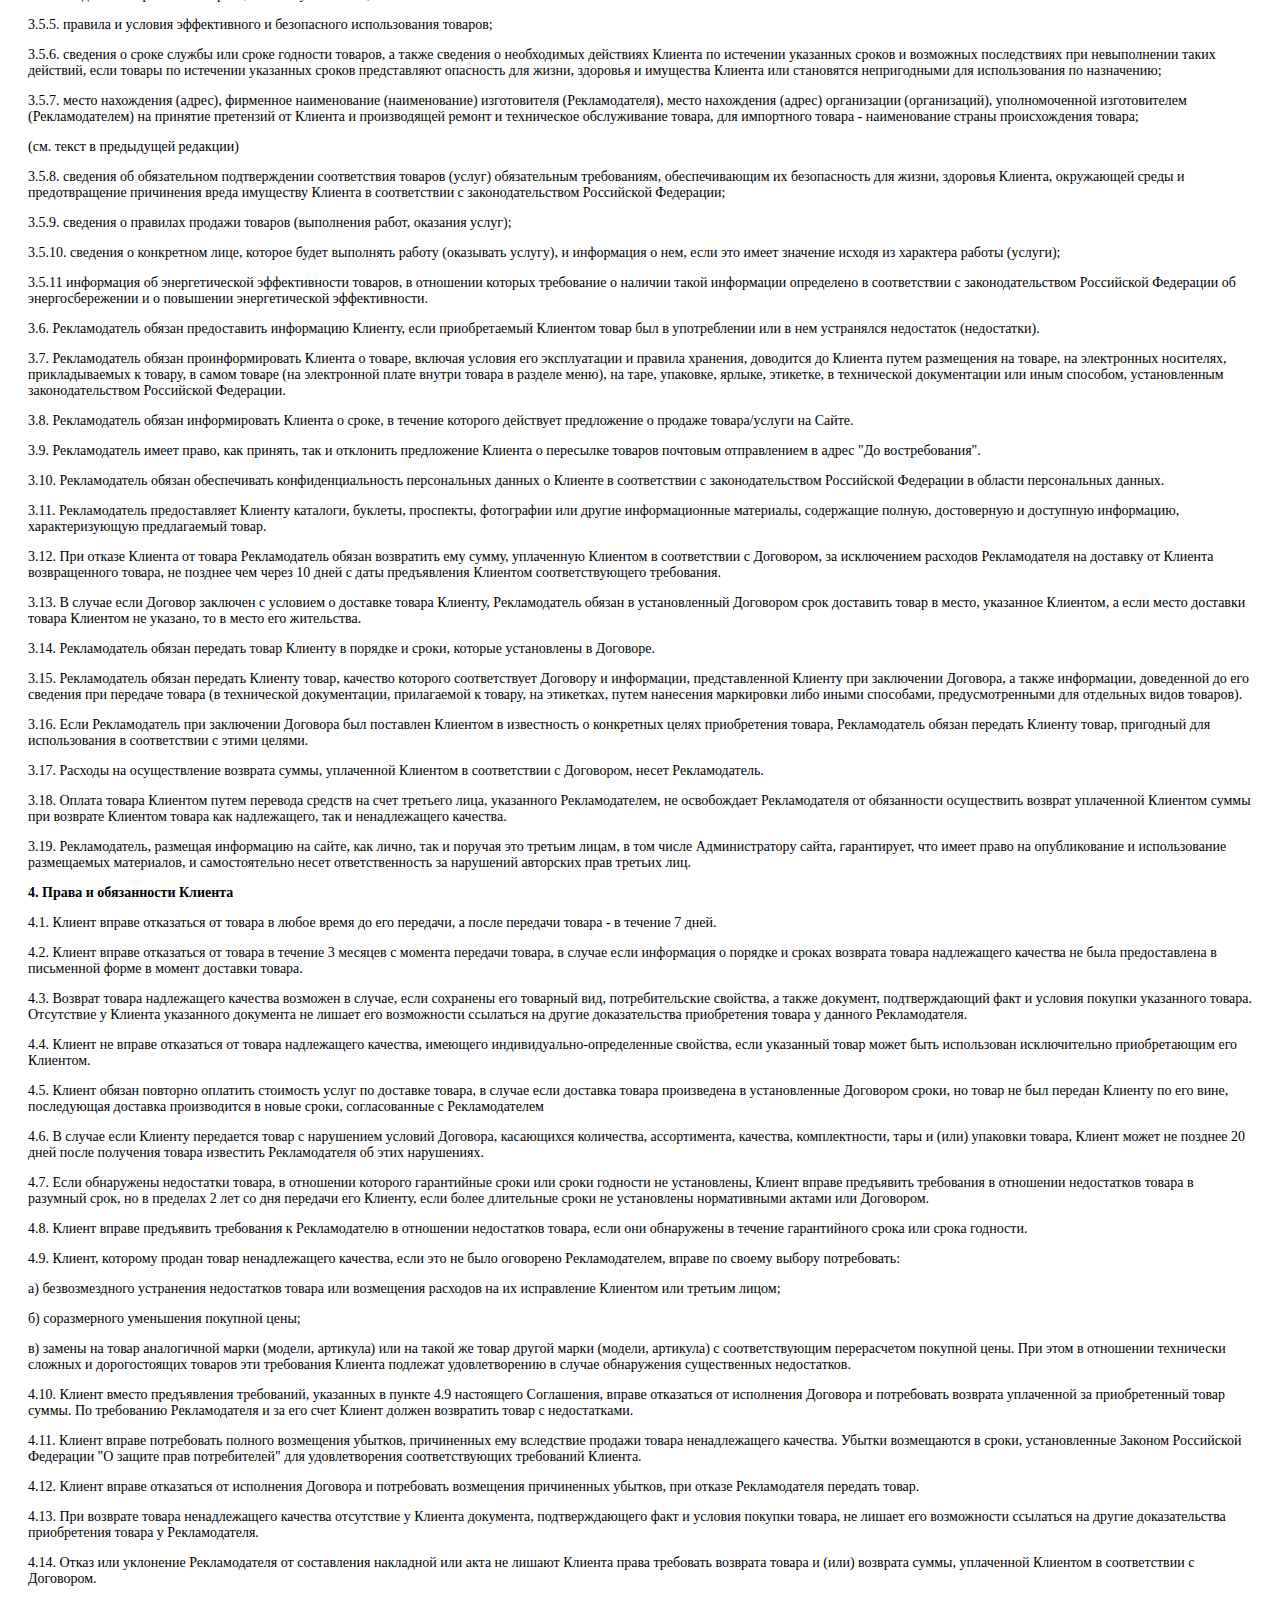
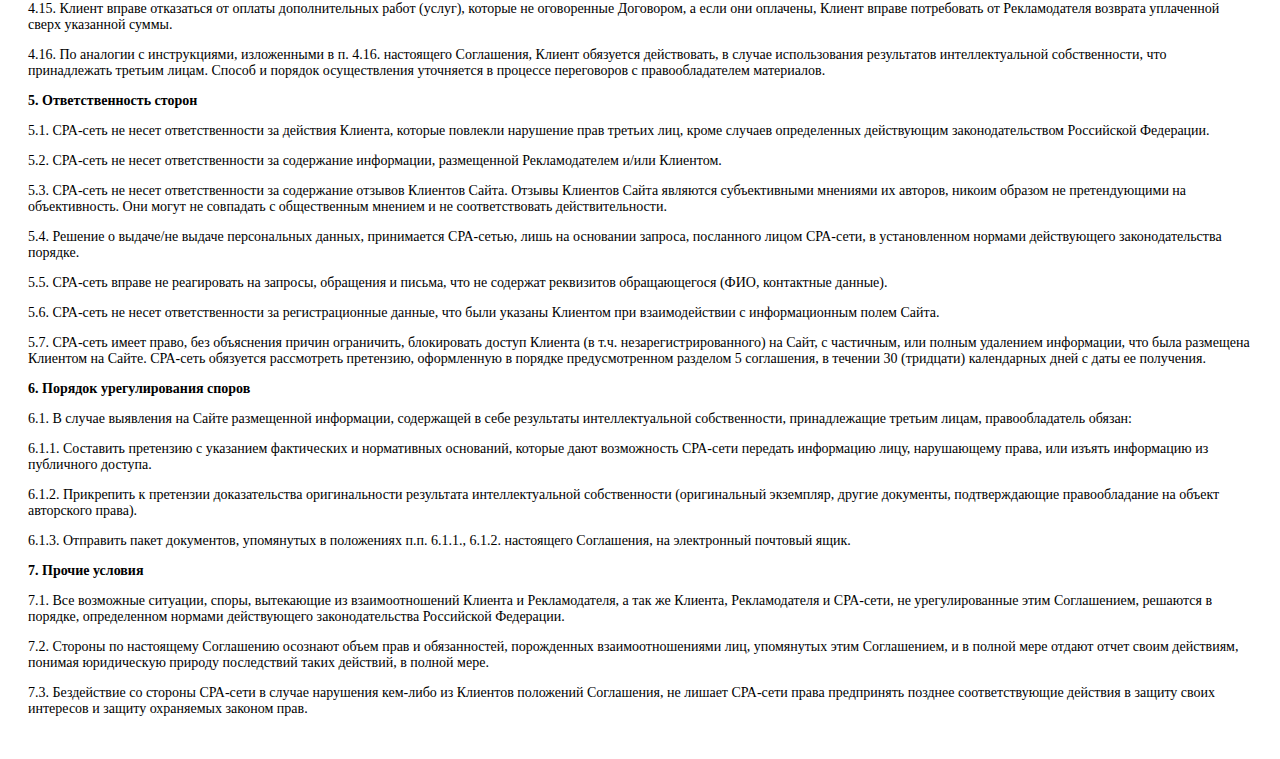
<file: agreement.html>
<html>
<head>
	<title>Пользовательское соглашение</title>
	<meta charset="UTF-8" />
</head>
<body>
<div style="padding: 20px; font-size: 14px;font-family: 'PT Sans';">
	<h1 style="font-family: 'PT Sans'; padding: 0; margin: 0; margin-bottom: 16px; font-size:19pt; font-weight: bold;">Пользовательское соглашение</h1>

	<p>Настоящее пользовательское соглашение заключается между Вами – Клиентом, Рекламодателем, Администратором сайта и СРА - сетью.
	</p>
	<p><strong>Клиент</strong> – лицо, привлекаемое методами продвижения, на приобретение/отчуждение оферов на товары и/или услуги, предлагаемые Рекламодателем, имеющие намерение заказать или приобрести либо заказывающий, приобретающий или использующий товары исключительно для личных, семейных, домашних и иных нужд, не связанных с осуществлением предпринимательской деятельности.
	</p>
	<p><strong>Рекламодатель</strong> – лицо, которое желает разместить офер в CPA-сети, с целью отчуждения определенного товара и/или услуги.
	</p>
	<p><strong>CPA-сеть</strong> (сокращение от Cost Per Action, то есть оплата за действие) – электронная среда деловой активности, в процессе которой между Рекламодателем и СРА-сетью складываются договорные взаимоотношения, в силу которых, Рекламодатель предлагает оферы на товар и/или услугу, а СРА-сеть, в свою очередь, предоставляет возможность разместить оферы на своем интернет-пространстве для поиска лиц, осуществляющих продвижение товаров/услуг рекламодателя в сети «Интернет».
	</p>
	<p><strong>Администратор сайта</strong> – лицо, указанное в качестве администратора сайта, при регистрации доменного имени, предоставляющее Рекламодателю возможность размещения информации на сайте.
	</p>
	<p><strong>Стороны</strong> – Клиент, Рекламодатель, CPA-сеть, Администратор сайта.
	</p>
	<p><strong>Сайт</strong> – интернет ресурс интернет-магазина, пребывающий под организационным управлением и принадлежащий Рекламодателю, на условиях права частной собственности.
	</p>
	<p><strong>Публичная оферта</strong> – адресованное администрацией неопределенному кругу лиц или нескольким конкретным лицам предложение, которое определенно, конкретно и выражает намерение лица, сделавшего предложение, считать себя заключившим данное пользовательское соглашение с адресатом, которым будет принято предложение.
	</p>
	<p><strong>Акцепт</strong> – полное принятие одной из Сторон условий публичной оферты СРА-сети на заключение данного пользовательского соглашения. Акцептированием публичной оферты происходит в момент начала пользования Сайтом (в том числе в ознакомительных целях) и его сервисами (услугами).
	</p>
	<p><strong>1. Общие положения</strong>
	</p>
	<p>1.1. Настоящее Пользовательское соглашение (далее по тексту – «Соглашение») определяет общие правила посещения, использования сервисов и нормы общего поведения на Сайте Клиентом и регулирует гражданско-правовые взаимоотношения, которые складываются между Клиентом и Рекламодателем, а также Клиентом, Рекламодателем и СРА-сетью в процессе их взаимодействия.
	</p>
	<p>1.2. Настоящее Соглашение может быть изменено по решению CPA-сети и/или Рекламодателя, в одностороннем порядке. CPA-сеть и/или Рекламодатель не несет обязательства личного уведомления Клиента о таких изменениях. Новая редакция Соглашения вступает в силу, с момента приобретения товара/услуги Рекламодателя Клиентом.
	</p>
	<p>1.3. Условия Соглашения распространяются на всех Клиентов сайта, без исключений.
	</p>
	<p>1.4. Клиент, начиная пользоваться Сайтом, подтверждает факт того, что ознакомился с положениями настоящего Соглашения в здравом уме и при ясной памяти, понимает их в полной мере и принимает условия пользования Сайтом в полной мере. При несогласии с положениями настоящего Соглашения (частично или в целом), лицо, выразившее такую волю, не имеет право пользоваться информационным полем Сайта.
	</p>
	<p><strong>2. Регуляция взаимодействия сторон</strong>
	</p>
	<p>2.1. Реализация предоставленных Сайтом услуг и (или) возможностей не предоставляет Клиенту каких-либо исключительных прав и привилегий.
	</p>
	<p>2.2. Стороны настоящего Соглашения достигли согласия о том, что СРА-сеть вправе размещать на Сайте рекламные блоки, баннеры, объявления в любых его областях, в том числе там, где размещается информация опубликованная Клиентом, без дополнительного согласия Клиента.
	</p>
	<p>2.3. Информация, размещаемая на Сайте СРА-сетью, за исключением информации размещаемой по поручению, либо лично Рекламодателем, является результатом интеллектуальной деятельности СРА-сети и все имущественные и личные неимущественные права на такую информацию, принадлежат СРА-сети, до тех пор, пока не будет установлено иное. При этом у Клиента не возникает, каких-либо исключительных прав на результат интеллектуальной деятельности СРА-сети, выраженной в графической, текстовой, аудио-видео форме, размещаемой СРА-сетью на Сайте.
	</p>
	<p>2.4. СРА-сеть не несет обязательств по защите нарушенных прав Клиента, в контексте урегулирования возникших на этой почве споров, в том числе, в судебном порядке.
	</p>
	<p>2.5. СРА-сеть не является владельцем/изготовителем товаров и/или услуг, размещаемых на Сайте и не несет ответственности за нарушение прав Клиента. Целью СРА-сети по настоящему Соглашению является сбор статистической информации о количестве потенциальных клиентов, заинтересованных в приобретении товаров и/или услуг, разрешенными Рекламодателем методами.
	</p>
	<p>2.6. Нарушение Клиентом или Рекламодателем авторских прав, принадлежащих СРА-сети и (или) другим лицам, влечет для нарушителя ответственность, предусмотренную положениями действующего законодательства Российской Федерации.
	</p>
	<p>2.7. В случае выявления нарушения авторских прав Клиентом, путем незаконного размещения не принадлежащих Клиенту материалов, СРА-сеть изымает из свободного доступа такие материалы, по первому требованию законного правообладателя.
	</p>
	<p>2.8. Клиенту запрещается размещать на Сайте информацию, которая прямо, или косвенно содержит в себе общепринятые признаки порнографии, оскорбляющую, ущемляющую, наносящую ущерб чьему-либо достоинству, содержащую призывы к насилию, бесчинству и другим действиям, влекущим нарушения норм действующего законодательства, определенной территориальной юрисдикции, содержащую вредоносное программное обеспечение и (или) другую информацию, которая может принести вред третьим лицам.
	</p>
	<p>2.9. В случае нарушения условий п. 2.8. настоящего Соглашения и невыполнения требований СРА-сети, в том числе по изъятию такой информацию из публичного доступа, Клиенты Сайта несут ответственность, предусмотренную положениями настоящего Соглашения и(или) действующего законодательства Российской Федерации. СРА-сеть в таком случае, имеет право убрать упомянутую в п. 2.8. информацию самостоятельно.
	</p>
	<p>2.10. СРА-сеть не несет ответственности за результаты посещения Клиентом сторонних (внешних) ресурсов, ссылки на которые могут быть размещены на Сайте. Под результатами понимается любой результат вне зависимости от его характера, а также тот, от наступления которого Клиент понес какие-либо материальные убытки, моральный ущерб и другие негативные проявления.
	</p>
	<p>2.11. Порядок ведения торговли дистанционным путем, права и обязанности Сторон соглашения, а также третьих лиц, особые требования к процессам взаимодействия Сторон и оформления рекламных площадок, регулируются в нормативном порядке – Федеральным Законом «О Рекламе», Правилами ведения торговли дистанционным путем, утвержденными Постановлением Правительства Российской Федерации №612 от 27.09.2007, а также другими нормативными актами и настоящим Соглашением.
	</p>
	<p><strong>3. Права и обязанности Рекламодателя</strong>
	</p>
	<p>3.1. Рекламодатель обязан предложить Клиенту услуги по доставке товаров путем их пересылки почтовыми отправлениями или перевозки с указанием используемого способа доставки и вида транспорта.
	</p>
	<p>3.2. Рекламодатель обязан сообщить Клиенту о необходимости использования квалифицированных специалистов по подключению, наладке и пуску в эксплуатацию технически сложных товаров, которые по техническим требованиям не могут быть пущены в эксплуатацию без участия соответствующих специалистов.
	</p>
	<p>3.3. Рекламодатель не вправе без согласия Клиента выполнять дополнительные работы (оказывать услуги) за плату.
	</p>
	<p>3.4. Рекламодатель обязан до заключения договора розничной купли-продажи (далее – «Договор») предоставить Клиенту информацию об основных потребительских свойствах товара и адресе (месте нахождения) Рекламодателя, о месте изготовления товара, полном фирменном наименовании (наименовании) Рекламодателя, о цене и об условиях приобретения товара, о его доставке, сроке службы, сроке годности и гарантийном сроке, о порядке оплаты товара, а также о сроке, в течение которого действует предложение о заключении Договора.
	</p>
	<p>3.5. Рекламодатель в момент доставки товара обязан довести до сведения Клиента в письменной форме следующую информацию (для импортных товаров - на русском языке):
	</p>
	<p>3.5.1. наименование технического регламента или иное обозначение, установленное законодательством Российской Федерации о техническом регулировании и свидетельствующее об обязательном подтверждении соответствия товара;
	</p>
	<p>3.5.2. сведения об основных потребительских свойствах товара (работ, услуг), а в отношении продуктов питания - сведения о составе (в том числе наименование использованных в процессе изготовления продуктов питания пищевых добавок, биологически активных добавок, информация о наличии в продуктах питания компонентов, полученных с применением генно-инженерно-модифицированных организмов), пищевой ценности, назначении, об условиях применения и хранения продуктов питания, о способах изготовления готовых блюд, весе (объеме), дате и месте изготовления и упаковки (расфасовки) продуктов питания, а также сведения о противопоказаниях для их применения при отдельных заболеваниях;
	</p>
	<p>3.5.3. цена в рублях и условия приобретения товара (выполнения работ, оказания услуг);
	</p>
	<p>3.5.4. сведения о гарантийном сроке, если он установлен;
	</p>
	<p>3.5.5. правила и условия эффективного и безопасного использования товаров;
	</p>
	<p>3.5.6. сведения о сроке службы или сроке годности товаров, а также сведения о необходимых действиях Клиента по истечении указанных сроков и возможных последствиях при невыполнении таких действий, если товары по истечении указанных сроков представляют опасность для жизни, здоровья и имущества Клиента или становятся непригодными для использования по назначению;
	</p>
	<p>3.5.7. место нахождения (адрес), фирменное наименование (наименование) изготовителя (Рекламодателя), место нахождения (адрес) организации (организаций), уполномоченной изготовителем (Рекламодателем) на принятие претензий от Клиента и производящей ремонт и техническое обслуживание товара, для импортного товара - наименование страны происхождения товара;
	</p>
	<p>(см. текст в предыдущей редакции)
	</p>
	<p>3.5.8. сведения об обязательном подтверждении соответствия товаров (услуг) обязательным требованиям, обеспечивающим их безопасность для жизни, здоровья Клиента, окружающей среды и предотвращение причинения вреда имуществу Клиента в соответствии с законодательством Российской Федерации;
	</p>
	<p>3.5.9. сведения о правилах продажи товаров (выполнения работ, оказания услуг);
	</p>
	<p>3.5.10. сведения о конкретном лице, которое будет выполнять работу (оказывать услугу), и информация о нем, если это имеет значение исходя из характера работы (услуги);
	</p>
	<p>3.5.11 информация об энергетической эффективности товаров, в отношении которых требование о наличии такой информации определено в соответствии с законодательством Российской Федерации об энергосбережении и о повышении энергетической эффективности.
	</p>
	<p>3.6. Рекламодатель обязан предоставить информацию Клиенту, если приобретаемый Клиентом товар был в употреблении или в нем устранялся недостаток (недостатки).
	</p>
	<p>3.7. Рекламодатель обязан проинформировать Клиента о товаре, включая условия его эксплуатации и правила хранения, доводится до Клиента путем размещения на товаре, на электронных носителях, прикладываемых к товару, в самом товаре (на электронной плате внутри товара в разделе меню), на таре, упаковке, ярлыке, этикетке, в технической документации или иным способом, установленным законодательством Российской Федерации.
	</p>
	<p>3.8. Рекламодатель обязан информировать Клиента о сроке, в течение которого действует предложение о продаже товара/услуги на Сайте.
	</p>
	<p>3.9. Рекламодатель имеет право, как принять, так и отклонить предложение Клиента о пересылке товаров почтовым отправлением в адрес "До востребования".
	</p>
	<p>3.10. Рекламодатель обязан обеспечивать конфиденциальность персональных данных о Клиенте в соответствии с законодательством Российской Федерации в области персональных данных.
	</p>
	<p>3.11. Рекламодатель предоставляет Клиенту каталоги, буклеты, проспекты, фотографии или другие информационные материалы, содержащие полную, достоверную и доступную информацию, характеризующую предлагаемый товар.
	</p>
	<p>3.12. При отказе Клиента от товара Рекламодатель обязан возвратить ему сумму, уплаченную Клиентом в соответствии с Договором, за исключением расходов Рекламодателя на доставку от Клиента возвращенного товара, не позднее чем через 10 дней с даты предъявления Клиентом соответствующего требования.
	</p>
	<p>3.13. В случае если Договор заключен с условием о доставке товара Клиенту, Рекламодатель обязан в установленный Договором срок доставить товар в место, указанное Клиентом, а если место доставки товара Клиентом не указано, то в место его жительства.
	</p>
	<p>3.14. Рекламодатель обязан передать товар Клиенту в порядке и сроки, которые установлены в Договоре.
	</p>
	<p>3.15. Рекламодатель обязан передать Клиенту товар, качество которого соответствует Договору и информации, представленной Клиенту при заключении Договора, а также информации, доведенной до его сведения при передаче товара (в технической документации, прилагаемой к товару, на этикетках, путем нанесения маркировки либо иными способами, предусмотренными для отдельных видов товаров).
	</p>
	<p>3.16. Если Рекламодатель при заключении Договора был поставлен Клиентом в известность о конкретных целях приобретения товара, Рекламодатель обязан передать Клиенту товар, пригодный для использования в соответствии с этими целями.
	</p>
	<p>3.17. Расходы на осуществление возврата суммы, уплаченной Клиентом в соответствии с Договором, несет Рекламодатель.
	</p>
	<p>3.18. Оплата товара Клиентом путем перевода средств на счет третьего лица, указанного Рекламодателем, не освобождает Рекламодателя от обязанности осуществить возврат уплаченной Клиентом суммы при возврате Клиентом товара как надлежащего, так и ненадлежащего качества.
	</p>
	<p>3.19. Рекламодатель, размещая информацию на сайте, как лично, так и поручая это третьим лицам, в том числе Администратору сайта, гарантирует, что имеет право на опубликование и использование размещаемых материалов, и самостоятельно несет ответственность за нарушений авторских прав третьих лиц.
	</p>
	<p><strong>4. Права и обязанности Клиента</strong>
	</p>
	<p>4.1. Клиент вправе отказаться от товара в любое время до его передачи, а после передачи товара - в течение 7 дней.
	</p>
	<p>4.2. Клиент вправе отказаться от товара в течение 3 месяцев с момента передачи товара, в случае если информация о порядке и сроках возврата товара надлежащего качества не была предоставлена в письменной форме в момент доставки товара.
	</p>
	<p>4.3. Возврат товара надлежащего качества возможен в случае, если сохранены его товарный вид, потребительские свойства, а также документ, подтверждающий факт и условия покупки указанного товара. Отсутствие у Клиента указанного документа не лишает его возможности ссылаться на другие доказательства приобретения товара у данного Рекламодателя.
	</p>
	<p>4.4. Клиент не вправе отказаться от товара надлежащего качества, имеющего индивидуально-определенные свойства, если указанный товар может быть использован исключительно приобретающим его Клиентом.
	</p>
	<p>4.5. Клиент обязан повторно оплатить стоимость услуг по доставке товара, в случае если доставка товара произведена в установленные Договором сроки, но товар не был передан Клиенту по его вине, последующая доставка производится в новые сроки, согласованные с Рекламодателем
	</p>
	<p>4.6. В случае если Клиенту передается товар с нарушением условий Договора, касающихся количества, ассортимента, качества, комплектности, тары и (или) упаковки товара, Клиент может не позднее 20 дней после получения товара известить Рекламодателя об этих нарушениях.
	</p>
	<p>4.7. Если обнаружены недостатки товара, в отношении которого гарантийные сроки или сроки годности не установлены, Клиент вправе предъявить требования в отношении недостатков товара в разумный срок, но в пределах 2 лет со дня передачи его Клиенту, если более длительные сроки не установлены нормативными актами или Договором.
	</p>
	<p>4.8. Клиент вправе предъявить требования к Рекламодателю в отношении недостатков товара, если они обнаружены в течение гарантийного срока или срока годности.
	</p>
	<p>4.9. Клиент, которому продан товар ненадлежащего качества, если это не было оговорено Рекламодателем, вправе по своему выбору потребовать:
	</p>
	<p>а) безвозмездного устранения недостатков товара или возмещения расходов на их исправление Клиентом или третьим лицом;
	</p>
	<p>б) соразмерного уменьшения покупной цены;
	</p>
	<p>в) замены на товар аналогичной марки (модели, артикула) или на такой же товар другой марки (модели, артикула) с соответствующим перерасчетом покупной цены. При этом в отношении технически сложных и дорогостоящих товаров эти требования Клиента подлежат удовлетворению в случае обнаружения существенных недостатков.
	</p>
	<p>4.10. Клиент вместо предъявления требований, указанных в пункте 4.9 настоящего Соглашения, вправе отказаться от исполнения Договора и потребовать возврата уплаченной за приобретенный товар суммы. По требованию Рекламодателя и за его счет Клиент должен возвратить товар с недостатками.
	</p>
	<p>4.11. Клиент вправе потребовать полного возмещения убытков, причиненных ему вследствие продажи товара ненадлежащего качества. Убытки возмещаются в сроки, установленные Законом Российской Федерации "О защите прав потребителей" для удовлетворения соответствующих требований Клиента.
	</p>
	<p>4.12. Клиент вправе отказаться от исполнения Договора и потребовать возмещения причиненных убытков, при отказе Рекламодателя передать товар.
	</p>
	<p>4.13. При возврате товара ненадлежащего качества отсутствие у Клиента документа, подтверждающего факт и условия покупки товара, не лишает его возможности ссылаться на другие доказательства приобретения товара у Рекламодателя.
	</p>
	<p>4.14. Отказ или уклонение Рекламодателя от составления накладной или акта не лишают Клиента права требовать возврата товара и (или) возврата суммы, уплаченной Клиентом в соответствии с Договором.
	</p>
	<p>4.15. Клиент вправе отказаться от оплаты дополнительных работ (услуг), которые не оговоренные Договором, а если они оплачены, Клиент вправе потребовать от Рекламодателя возврата уплаченной сверх указанной суммы.
	</p>
	<p>4.16. По аналогии с инструкциями, изложенными в п. 4.16. настоящего Соглашения, Клиент обязуется действовать, в случае использования результатов интеллектуальной собственности, что принадлежать третьим лицам. Способ и порядок осуществления уточняется в процессе переговоров с правообладателем материалов.
	</p>
	<p><strong>5. Ответственность сторон</strong>
	</p>
	<p>5.1. СРА-сеть не несет ответственности за действия Клиента, которые повлекли нарушение прав третьих лиц, кроме случаев определенных действующим законодательством Российской Федерации.
	</p>
	<p>5.2. СРА-сеть не несет ответственности за содержание информации, размещенной Рекламодателем и/или Клиентом.
	</p>
	<p>5.3. СРА-сеть не несет ответственности за содержание отзывов Клиентов Сайта. Отзывы Клиентов Сайта являются субъективными мнениями их авторов, никоим образом не претендующими на объективность. Они могут не совпадать с общественным мнением и не соответствовать действительности.
	</p>
	<p>5.4. Решение о выдаче/не выдаче персональных данных, принимается СРА-сетью, лишь на основании запроса, посланного лицом СРА-сети, в установленном нормами действующего законодательства порядке.
	</p>
	<p>5.5. СРА-сеть вправе не реагировать на запросы, обращения и письма, что не содержат реквизитов обращающегося (ФИО, контактные данные).
	</p>
	<p>5.6. СРА-сеть не несет ответственности за регистрационные данные, что были указаны Клиентом при взаимодействии с информационным полем Сайта.
	</p>
	<p>5.7. СРА-сеть имеет право, без объяснения причин ограничить, блокировать доступ Клиента (в т.ч. незарегистрированного) на Сайт, с частичным, или полным удалением информации, что была размещена Клиентом на Сайте. СРА-сеть обязуется рассмотреть претензию, оформленную в порядке предусмотренном разделом 5 соглашения, в течении 30 (тридцати) календарных дней с даты ее получения.
	</p>
	<p><strong>6. Порядок урегулирования споров</strong>
	</p>
	<p>6.1. В случае выявления на Сайте размещенной информации, содержащей в себе результаты интеллектуальной собственности, принадлежащие третьим лицам, правообладатель обязан:
	</p>
	<p>6.1.1. Составить претензию с указанием фактических и нормативных оснований, которые дают возможность СРА-сети передать информацию лицу, нарушающему права, или изъять информацию из публичного доступа.
	</p>
	<p>6.1.2. Прикрепить к претензии доказательства оригинальности результата интеллектуальной собственности (оригинальный экземпляр, другие документы, подтверждающие правообладание на объект авторского права).
	</p>
	<p>6.1.3. Отправить пакет документов, упомянутых в положениях п.п. 6.1.1., 6.1.2. настоящего Соглашения, на электронный почтовый ящик.</a>
	</p>
	<p><strong>7. Прочие условия</strong>
	</p>
	<p>7.1. Все возможные ситуации, споры, вытекающие из взаимоотношений Клиента и Рекламодателя, а так же Клиента, Рекламодателя и СРА-сети, не урегулированные этим Соглашением, решаются в порядке, определенном нормами действующего законодательства Российской Федерации.
	</p>
	<p>7.2. Стороны по настоящему Соглашению осознают объем прав и обязанностей, порожденных взаимоотношениями лиц, упомянутых этим Соглашением, и в полной мере отдают отчет своим действиям, понимая юридическую природу последствий таких действий, в полной мере.
	</p>
	<p>7.3. Бездействие со стороны СРА-сети в случае нарушения кем-либо из Клиентов положений Соглашения, не лишает СРА-сети права предпринять позднее соответствующие действия в защиту своих интересов и защиту охраняемых законом прав.
	</p>
</body>
</html>
</file>
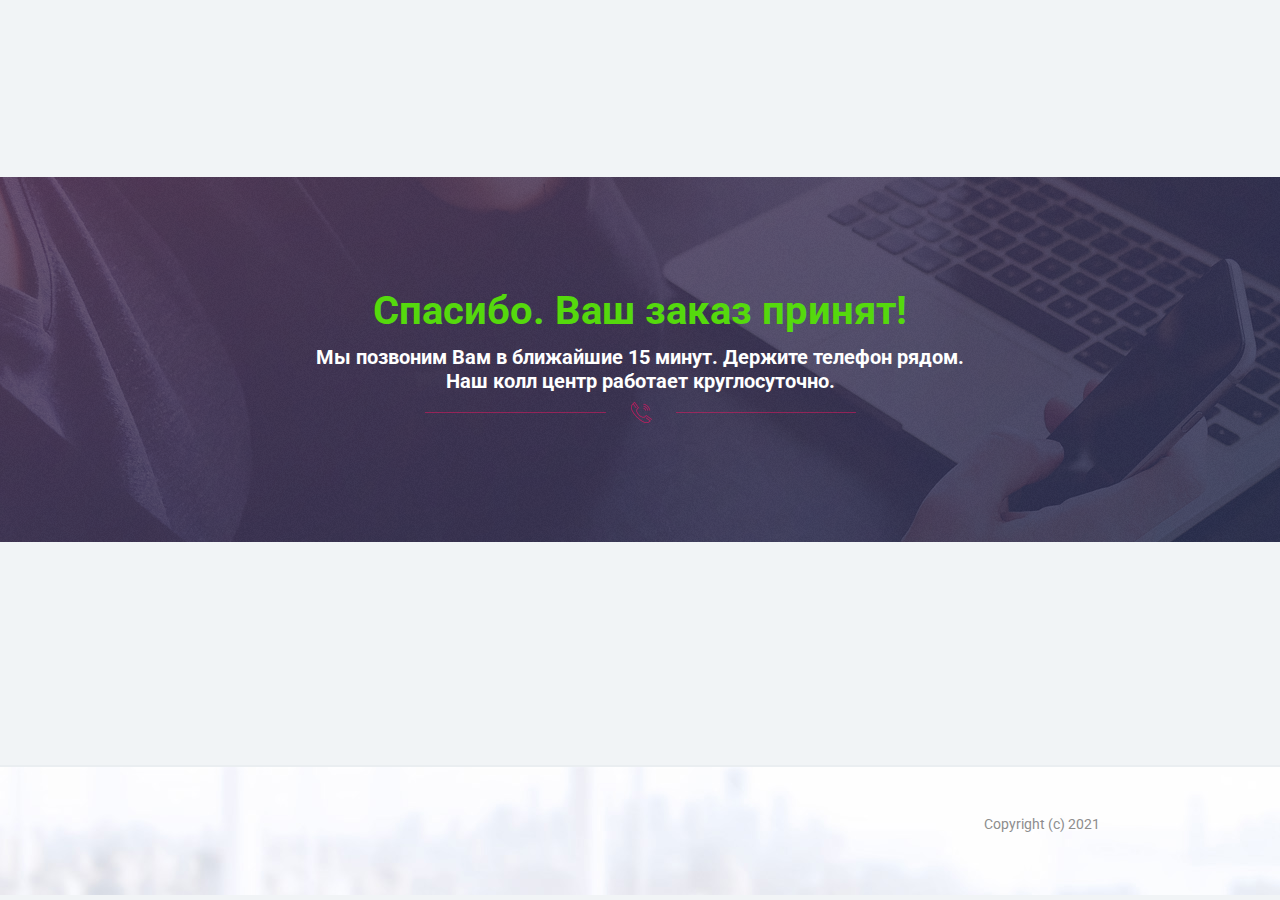
<file: call.html>
<!DOCTYPE html>
<html>
    <head>
                    <title>Спецпредложение от нашего интернет-магазина, товары по супер цене! Скидки до 80%.</title>
                <meta http-equiv="Content-Type" content="text/html; charset=utf-8">
        <meta name="viewport" content="width=device-width, initial-scale=1.0">

        <link rel="icon" href="/assets_pages/upsells/favicon.ico" type="image/x-icon">
        <link rel="shortcut icon" href="/assets_pages/upsells/favicon.ico" type="image/x-icon">
        <link href='//fonts.googleapis.com/css?family=Roboto:400,300,500,300italic,700&subset=latin,cyrillic' rel='stylesheet' type='text/css'>
        <link media="all" href="/assets_pages/upsells/css/main.css?v=0.1" rel="stylesheet" type="text/css">
        <link media="all" href="/assets_pages/upsells/css/hint.css" rel="stylesheet" type="text/css">

        <script src="//ajax.googleapis.com/ajax/libs/jquery/2.1.3/jquery.min.js"></script>
        <script src="/assets_pages/upsells/js/jquery.placeholder.js"></script>
        <script src="/assets_pages/js/lib.js"></script>
        <script src="/assets_pages/upsells/js/init.js"></script>
        
        <script>
            $(function() {
                $('.btn_ss_holder').click(function() {
                    Lib.request('/ContactCollector/ajaxCollect', {
                        fio: '', 
                        email: $('#email_subscribe').val(), 
                        product_id: '', 
                        ip_addr: ''
                    }, function(result, data) {
                        if (!result && data)
                            return alert(data);
                        if (result)
                            $('.desc_cc_holder').html('<div class="thanks"><b>Спасибо за участие!</b><br><span>На Вашу почту выслано письмо для подтверждения подписки</span></div>');
                    });
                });
            });
        </script>
        
<!-- Global site tag (gtag.js) - Google Ads: 347851037 -->
<script async src="https://www.googletagmanager.com/gtag/js?id=AW-347851037"></script>
<script>
  window.dataLayer = window.dataLayer || [];
  function gtag(){dataLayer.push(arguments);}
  gtag('js', new Date());

  gtag('config', 'AW-347851037');
</script>

<!-- Event snippet for Покупка conversion page -->
<script>
  gtag('event', 'conversion', {
      'send_to': 'AW-347851037/B1b-CKD0gMcCEJ2S76UB',
      'transaction_id': ''
  });
</script>
        
    </head>
    
    <body class="man" style="background-color: #f1f4f6;">
        <div class="first-block">
            <div class="wrapper">
                <div class="wrap">
                    <div class="top-title top-title-c">
                        <h2 style="color: #55d90d;">Спасибо. Ваш заказ принят!</h2>
                                                <div style="color: white; font-weight: bold;">Мы позвоним Вам в ближайшие 15 минут. Держите телефон рядом.<br />
                            Наш колл центр работает круглосуточно.</div>
                                            </div>
                </div>
            </div>
        </div>


        <div class="section footer">
            <div class="wrap clearfix">
                <div class="right"><p>Copyright (c) 2021</p></div>
            </div>
        </div>

                    <!--PopUp-->
            <div class="popup reg_form reg_form_pop">
                <a class="close">Close</a>

                <h2 id="center1">Написать отзыв</h2>

                <div>
                    <form id="comment-form" action="" class="clearfix">
                        <div>
                            <input type="text" placeholder="Введите ваше имя" required="">
                        </div>
                        <div>
                            <textarea cols="" rows="8" placeholder="Введите текст отзыва" required=""></textarea>
                        </div>
                        <button type="submit">Отправить</button>
                    </form>
                </div>
            </div>
                







    </body>
</html>
</file>
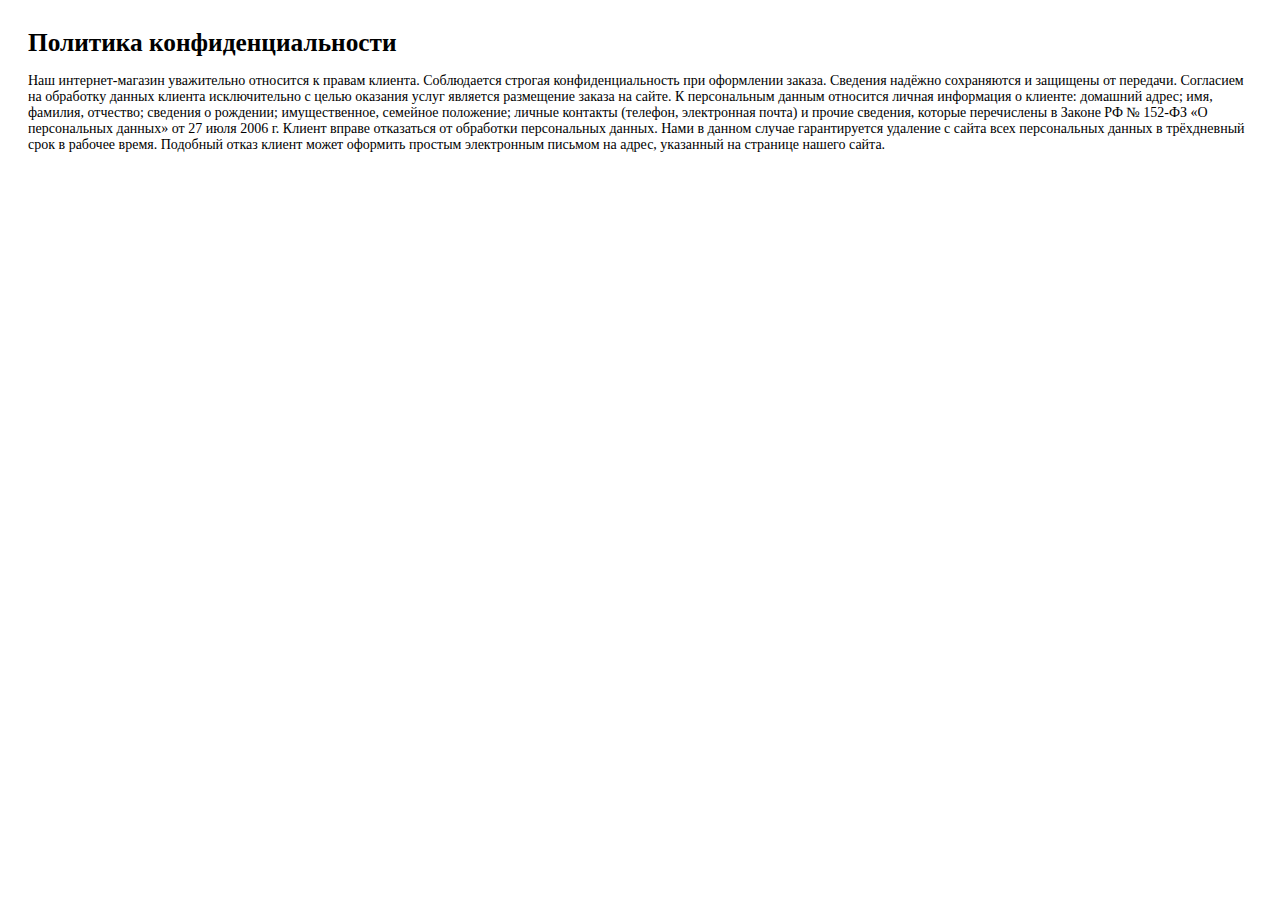
<file: politics.html>
<html>
<head>
	<title>Политика конфиденциальности</title>
<meta charset="UTF-8" />
</head>
<body>
<div style="padding: 20px; font-size: 14px;font-family: 'PT Sans';">
	<h1 style="font-family: 'PT Sans'; padding: 0; margin: 0; margin-bottom: 16px; font-size:19pt; font-weight: bold;">Политика конфиденциальности</h1>
		
Наш интернет-магазин уважительно относится к правам клиента. Соблюдается строгая конфиденциальность при оформлении заказа. Сведения надёжно сохраняются и защищены от передачи.

Согласием на обработку данных клиента исключительно с целью оказания услуг является размещение заказа на сайте.

К персональным данным относится личная информация о клиенте: домашний адрес; имя, фамилия, отчество; сведения о рождении; имущественное, семейное положение; личные контакты (телефон, электронная почта) и прочие сведения, которые перечислены в Законе РФ № 152-ФЗ «О персональных данных» от 27 июля 2006 г.

Клиент вправе отказаться от обработки персональных данных. Нами в данном случае гарантируется удаление с сайта всех персональных данных в трёхдневный срок в рабочее время. Подобный отказ клиент может оформить простым электронным письмом на адрес, указанный на странице нашего сайта.
</body>
</html>
</file>
<file: assets_pages/land/fonts/Montserrat/Montserrat.css>
@font-face {
    font-family: 'Montserrat';
    src: url('subsetMontserrat Light.woff2') format('woff2'),
        url('subsetMontserrat Light.woff') format('woff'),
        url('subsetMontserrat Light.ttf') format('truetype');
    font-weight: 300;
    font-style: normal;
}
@font-face {
    font-family: 'Montserrat';
    src: url('subsetMontserrat Regular.woff2') format('woff2'),
        url('subsetMontserrat Regular.woff') format('woff'),
        url('subsetMontserrat Regular.ttf') format('truetype');
    font-weight: 400;
    font-style: normal;
}
@font-face {
    font-family: 'Montserrat';
    src: url('subsetMontserrat Italic.woff2') format('woff2'),
        url('subsetMontserrat Italic.woff') format('woff'),
        url('subsetMontserrat Italic.ttf') format('truetype');
    font-weight: 400;
    font-style: italic;
}
@font-face {
    font-family: 'Montserrat';
    src: url('subsetMontserrat Medium.woff2') format('woff2'),
        url('subsetMontserrat Medium.woff') format('woff'),
        url('subsetMontserrat Medium.ttf') format('truetype');
    font-weight: 500;
    font-style: normal;
}
@font-face {
    font-family: 'Montserrat';
    src: url('subsetMontserrat Bold.woff2') format('woff2'),
        url('subsetMontserrat Bold.woff') format('woff'),
        url('subsetMontserrat Bold.ttf') format('truetype');
    font-weight: 700;
    font-style: normal;
}
@font-face {
    font-family: 'Montserrat';
    src: url('subsetMontserrat Black.woff2') format('woff2'),
        url('subsetMontserrat Black.woff') format('woff'),
        url('subsetMontserrat Black.ttf') format('truetype');
    font-weight: 900;
    font-style: normal;
}
</file>
<file: css/styles.css>
/* styles */

body {
	min-width: 480px;
	background: #ddd;
	font-family: 'Montserrat', sans-serif;
	font-weight: 400;
	font-size: 15px;
	line-height: 22px;
	color: #222;
	cursor: default;
}

.main_wrapper {
	margin: 0 auto;
	width: 480px;
	background: #fff;
}

.clearfix:after {
	content: "";
	display: block;
	clear: both;
}

img {
	max-width: 100%;
	height: auto;
}

b {
	font-weight: 700;
}

/* button */

.button {
	display: block;
	margin: 10px auto;
	width: 350px;
	height: 80px;
	border: none;
	-webkit-border-radius: 40px;
	-moz-border-radius: 40px;
	border-radius: 40px;
	background: #e43315;
	-webkit-box-shadow: 0 0 0 10px rgba(228,51,21,0.3);
	-moz-box-shadow: 0 0 0 10px rgba(228,51,21,0.3);
	box-shadow: 0 0 0 10px rgba(228,51,21,0.3);
	font-family: 'Montserrat', sans-serif;
	font-weight: 700;
	font-size: 20px;
	line-height: 80px;
	color: #fff;
	text-decoration: none;
	text-align: center;
	cursor: pointer;
}

/* section */

section {
	padding: 30px 0;
}

.yellow_theme {
	background: #f5ca16;
}

.dark_theme {
	background: #222;
	color: #fff;
}

.gray_theme {
	background: #ebebeb;
}

/* titles */

h2.title {
	margin: 0 0 30px;
	font-weight: 700;
	font-size: 32px;
	line-height: 40px;
	text-transform: uppercase;
}

h2.title:after {
	display: block;
	content: '';
	margin: 15px 0 0;
	width: 62px;
	height: 5px;
	background: url(../images/separator_red.png) center no-repeat;
}

h2.title span {
	color: #e43315;
}

.dark_theme h2.title span {
	color: #f5ca16;
}

/* separator */

.separator {
	width: 62px;
	height: 5px;
	background: url(../images/separator_red.png) center no-repeat;
}

.separator.white {
	background-image: url(../images/separator_white.png);
}

/* image */

section .image {
	display: block;
	margin: 0 auto 30px;
}

/* offer */

.offer_section {
	padding: 0;
}

.offer_section.offer1 {
	background: #222;
}

.offer_section.offer2 {
	background: #222;
}

.offer_section .main_title {
	padding: 20px 120px 10px;
	font-weight: 700;
	font-size: 44px;
	line-height: 1.1em;
	text-align: center;
	position: relative;
	z-index: 5;
	text-transform: uppercase;
	text-shadow: 2px 2px 10px rgba(0,0,0,0.75);
	letter-spacing: 2px;
}

.offer_section.offer1 .main_title {
	background: #f5ca16;
}

.offer_section.offer2 .main_title, 
.offer_section.offer3 .main_title {
	color: #fff;
}

.offer_section .info_block {
	position: relative;
	height: 633px;
}

.offer_section .info_block img {
	position: absolute;
	top: 0;
	left: 0;
}

.offer_section .info_block .subtitle {
	width: 100%;
	font-weight: 500;
	font-size: 18px;
	line-height: 24px;
	text-transform: uppercase;
	text-align: center;
	position: relative;
	z-index: 5;
	color: #fff;
	text-shadow: 2px 2px 10px rgba(0,0,0,0.75);
}


.offer_section .info_block .discount {
	width: 150px;
	height: 150px;
	background: center no-repeat;
	font-weight: 700;
	font-size: 16px;
	line-height: 18px;
	text-transform: uppercase;
	position: absolute;
	top: 0;
	right: 0;
	z-index: 5;
}

.offer_section.offer1 .info_block .discount {
	background-image: url(../images/offer1__discount_bg.png);
	color: #fff;
}

.offer_section.offer3 .info_block .discount {
	background-image: url(../images/offer3__discount_bg.png);
}

.offer_section .info_block .discount b {
	display: block;
	width: 122px;
	-webkit-transform: rotate(45deg);
	-moz-transform: rotate(45deg);
	-ms-transform: rotate(45deg);
	-o-transform: rotate(45deg);
	transform: rotate(45deg);
	white-space: nowrap;
	position: absolute;
	top: 48px;
	left: 30px;
}

.offer_section.offer1 .price_block {
	margin: -42px 0 25px;
}

.offer_section.offer1 .price_old {
	float: left;
	padding: 15px 0 0 15px;
	width: 160px;
	height: 84px;
	background: #e43315;
	color: #fff;
	position: relative;
}

.offer_section.offer1 .price_old:before {
	display: block;
	content: '';
	border-right: 50px solid rgba(255,255,255,0);
	border-bottom: 84px solid #e43315;
	position: absolute;
	top: 0;
	right: -50px;
}

.offer_section.offer1 .price_old .text {
	margin: 0 0 2px;
	font-size: 14px;
}

.offer_section.offer1 .price_old .value {
	font-weight: 700;
	font-size: 26px;
	line-height: 26px;
	text-decoration: line-through;
}

.offer_section.offer1 .price_new {
	float: left;
	margin: 14px 0 0 16px;
	width: 130px;
	height: 56px;
	background: #f5ca16;
	font-weight: 700;
	font-size: 24px;
	line-height: 56px;
	text-align: center;
	position: relative;
}

.offer_section.offer1 .price_new:before, 
.offer_section.offer1 .price_new:after {
	display: block;
	content: '';
	position: absolute;
	top: 0;
}

.offer_section.offer1 .price_new:before {
	border-left: 34px solid rgba(255,255,255,0);
	border-top: 56px solid #f5ca16;
	left: -34px;
}

.offer_section.offer1 .price_new:after {
	border-right: 34px solid rgba(255,255,255,0);
	border-bottom: 56px solid #f5ca16;
	right: -34px;
	z-index: 10;
}

.offer_section.offer1 .price_new span {
	position: relative;
	z-index: 99;
}

.offer_section.offer1 .timer {
	float: left;
	margin: 27px 0 0;
	padding: 0 0 0 62px;
	width: 174px;
	height: 30px;
	background: rgba(255,255,255,0.2) url(../images/offer1__timer_arrows.png) 30px center no-repeat;
	line-height: 32px;
	color: #fff;
	position: relative;
}

.offer_section.offer2 .price_block {
	margin: 0 0 34px;
	position: relative;
}

.offer_section.offer2 .price_item {
	float: left;
	width: 50%;
	height: 74px;
	text-align: center;
}

.offer_section.offer2 .price_item.old {
	padding: 13px 65px 0 0;
	background: #ebebeb;
}

.offer_section.offer2 .price_item.new {
	padding: 13px 0 0 65px;
	background: #f5ca16;
}

.offer_section.offer2 .price_item .text {
	margin: 0 0 5px;
	font-size: 14px;
	line-height: 14px;
}

.offer_section.offer2 .price_item .value {
	font-weight: 700;
	font-size: 30px;
	line-height: 30px;
}

.offer_section.offer2 .price_item.old .value {
	text-decoration: line-through;
}

.offer_section.offer2 .discount {
	padding: 19px 0 0 46px;
	width: 176px;
	height: 92px;
	background: url(../images/offer2__discount_bg.png) center no-repeat;
	color: #fff;
	position: absolute;
	top: -9px;
	left: 50%;
	margin-left: -88px;
}

.offer_section.offer2 .discount .text {
	margin: 0 0 5px;
	font-size: 18px;
	line-height: 18px;
	letter-spacing: 8px;
	text-transform: uppercase;
}

.offer_section.offer2 .discount .value {
	margin: 0 0 0 5px;
	font-weight: 700;
	font-size: 34px;
	line-height: 34px;
}

.offer_section.offer3 .price_block {
	margin: -23px 0 25px;
	padding: 0 75px;
	height: 80px;
	position: relative;
}

.offer_section.offer3 .price_block:before {
	display: block;
	content: '';
	width: 75px;
	height: 34px;
	background: #f5ca16;
	position: absolute;
	top: 50%;
	margin-top: -17px;
	left: 0;
}

.offer_section.offer3 .price_block:after {
	display: block;
	content: '';
	width: 56px;
	border-top: 34px solid #f5ca16;
	border-left: 22px solid rgba(255,255,255,0);
	position: absolute;
	top: 50%;
	margin-top: -17px;
	right: 0;
}

.offer_section.offer3 .price_item {
	float: left;
	width: 50%;
	height: 80px;
	color: #fff;
	position: relative;
}

.offer_section.offer3 .price_item.old {
	padding: 17px 0 0 17px;
	background: #222;
}

.offer_section.offer3 .price_item.new {
	padding: 17px 0 0 37px;
	background: #e43315;
}

.offer_section.offer3 .price_item.old:before {
	display: block;
	content: '';
	border-left: 44px solid rgba(255,255,255,0);
	border-top: 80px solid #222;
	position: absolute;
	top: 0;
	left: -44px;
}

.offer_section.offer3 .price_item.old:after {
	display: block;
	content: '';
	border-left: 44px solid #222;
	border-top: 80px solid #e43315;
	position: absolute;
	top: 0;
	right: -22px;
	z-index: 10;
}

.offer_section.offer3 .price_item.new:before {
	display: block;
	content: '';
	border-right: 44px solid rgba(255,255,255,0);
	border-bottom: 80px solid #e43315;
	position: absolute;
	top: 0;
	right: -44px;
}

.offer_section.offer3 .price_item .text {
	margin: 0 0 5px;
	font-size: 14px;
	line-height: 14px;
	position: relative;
	z-index: 99;
}

.offer_section.offer3 .price_item .value {
	font-weight: 700;
	font-size: 26px;
	line-height: 26px;
	position: relative;
	z-index: 99;
}

.offer_section.offer3 .price_item.old .value {
	text-decoration: line-through;
}

.offer_section ul {
	padding: 0 55px 25px;
}

.offer_section ul li {
	margin: 0 0 15px;
	padding: 0 0 0 25px;
	color: #fff;
	position: relative;
}

.offer_section ul li:last-child {
	margin: 0;
}

.offer_section.offer1 ul li:before {
	-webkit-box-sizing: border-box;
	-moz-box-sizing: border-box;
	box-sizing: border-box;
	display: block;
	content: '';
	width: 12px;
	height: 12px;
	border: 1px solid #f5ca16;
	background: #f5ca16;
	-webkit-box-shadow: 0 0 0 2px #222 inset;
	-moz-box-shadow: 0 0 0 2px #222 inset;
	box-shadow: 0 0 0 2px #222 inset;
	position: absolute;
	top: 4px;
	left: 0;
}

.offer_section.offer2 ul li:before {
	-webkit-box-sizing: border-box;
	-moz-box-sizing: border-box;
	box-sizing: border-box;
	display: block;
	content: '';
	border-top: 8px solid #f5ca16;
	border-left: 8px solid rgba(255,255,255,0);
	border-right: 8px solid rgba(255,255,255,0);
	-webkit-transform: rotate(30deg);
	-moz-transform: rotate(30deg);
	-ms-transform: rotate(30deg);
	-o-transform: rotate(30deg);
	transform: rotate(30deg);
	position: absolute;
	top: 8px;
	left: -2px;
}

.offer_section .benefits_block {
	margin: 0 auto 25px;
	position: relative;
}

.offer_section .benefits_block .benefit_item {
	float: left;
	padding: 0;
	width: 150px;
	text-align: center;
	margin-right: 15px;
}
.offer_section .benefits_block .benefit_item:last-child{
	margin: 0;
}

.offer_section .benefits_block img {
	display: block;
	margin: 0 auto 10px;
	border-radius: 8px;
}

.offer_section .benefits_block .benefit_item:nth-child(1) img{
	border-radius: 0 8px 8px 0;
}
.offer_section .benefits_block .benefit_item:nth-child(3) img{
	border-radius: 8px 0 0 8px;
}

.offer_section .timer_block {
	margin: 0 0 35px;
	padding: 20px;
	text-transform: uppercase;
	text-align: center;
}

.offer_section.order .timer_block {
	margin: 0 0 25px;
}

.offer_section.offer2 .timer_block {
	border-top: 1px dashed rgba(255,255,255,0.1);
	border-bottom: 1px dashed rgba(255,255,255,0.1);
	background: #292929;
	color: #999;
}

.offer_section.offer3 .timer_block {
	border-top: 1px dashed rgba(0,0,0,0.1);
	border-bottom: 1px dashed rgba(0,0,0,0.1);
	background: #f4f4f4;
}

.offer_section .timer_block p {
	margin: 0 0 15px;
	font-size: 16px;
	line-height: 16px;
}

.offer_section .timer_block .timer {
	margin: 0 auto;
	width: 370px;
}

.offer_section .timer_block .timer_item {
	float: left;
	margin: 0 35px 0 0;
	width: 100px;
}

.offer_section .timer_block .timer_item:last-child {
	margin: 0;
}

.offer_section .timer_block .count {
	margin: 0 0 10px;
	height: 60px;
}

.offer_section .timer_block .count span {
	display: block;
	float: left;
	margin: 0 8px 0 0;
	width: 46px;
	height: 60px;
	background: #f5ca16;
	font-weight: 700;
	font-size: 36px;
	line-height: 60px;
	color: #222;
    border-radius: 3px;
}

.offer_section .timer_block .count span:last-child {
	margin: 0;
}

.offer_section .timer_block .text {
	font-size: 13px;
	line-height: 13px;
}

.products_count {
	padding: 25px;
	font-size: 16px;
	line-height: 24px;
	color: #fff;
	text-align: center;
}

.products_count {
	color: #222;
}

.products_count b {
	margin: 0 4px;
	padding: 3px 6px;
	background: #f5ca16;
	font-size: 18px;
	color: #222;
}

.offer_section.order .text_block {
	margin: 0 55px 25px;
	text-align: center;
}

.offer_section.order .text_block h4 {
	margin: 0 0 10px;
	font-weight: 700;
	font-size: 26px;
	line-height: 32px;
	color: #fff;
}

.offer_section.order .text_block p {
	color: #999;
}

.offer_section .field {
	display: block;
	margin: 0 auto 20px;
	padding: 0 20px 0 62px;
	width: 370px;
	height: 72px;
	border: none;
	-webkit-border-radius: 5px;
	-moz-border-radius: 5px;
	border-radius: 5px;
	font-family: 'Montserrat', sans-serif;
	font-weight: 400;
	font-size: 16px;
	color: #777;
}

.offer_section .field[name='name'] {
	background: #ebebeb url(../images/offer__name_icon.png) 22px center no-repeat;
}

.offer_section .field[name='phone'] {
	margin: 0 auto 35px;
	background: #ebebeb url(../images/offer__phone_icon.png) 20px center no-repeat;
}

.offer_section.offer3 .field {
	border: 1px solid #dedede;
}

.offer_section.offer3 .field[name='name'] {
	background: #f0f0f0 url(../images/offer__name_icon.png) 22px center no-repeat;
}

.offer_section.offer3 .field[name='phone'] {
	margin: 0 auto 35px;
	background: #f0f0f0 url(../images/offer__phone_icon.png) 20px center no-repeat;
}

.offer_section .field::-webkit-input-placeholder {
	opacity: 1;
	color: #777;
}

.offer_section .field:-moz-placeholder {
	opacity: 1;
	color: #777;
}

.offer_section .field::-moz-placeholder {
	opacity: 1;
	color: #777;
}

.offer_section .field:-ms-input-placeholder {
	opacity: 1;
	color: #777;
}

.offer_section .field:focus::-webkit-input-placeholder {
	opacity: 0;
}

.offer_section .field:focus:-moz-placeholder {
	opacity: 0;
}

.offer_section .field:focus::-moz-placeholder {
	opacity: 0;
}

.offer_section .field:focus:-ms-input-placeholder {
	opacity: 0;
}

/* video */

.video_block {
	width: 480px;
	height: 270px;
	background-color: #000;
	overflow: hidden;
	position: relative;
}

.video_block iframe, 
.video_block object, 
.video_block embed {
	display: block;
	width: 100%;
	height: 100%;
	position: absolute;
	top: 0;
	left: 0;
}

/* description */

.description_section {
	padding: 30px 0 15px;
}

.description_section h2.title {
	padding: 0 30px;
}

.description_section p {
	padding: 0 30px 15px;
}

/* social proof */

.social_proof_block {
	padding: 0 30px 30px;
}

.social_proof_block .info_item {
	float: left;
	padding: 20px 0;
	width: 50%;
	border-right: 1px solid #dedede;
	border-bottom: 1px solid #dedede;
}

.social_proof_block .info_item:nth-child(even) {
	border-right: none;
}

.social_proof_block .info_item:nth-last-child(2), 
.social_proof_block .info_item:last-child {
	border-bottom: none;
}

.social_proof_block .info_item .icon_block {
	float: right;
	margin: 0 15px;
	width: 50px;
	height: 50px;
	font-size: 0;
	line-height: 50px;
	letter-spacing: -1px;
	text-align: center;
}

.social_proof_block .info_item:nth-child(even) .icon_block {
	float: left;
}

.social_proof_block .info_item img {
	display: inline-block;
	vertical-align: middle;
	max-height: 50px;
}

.social_proof_block .info_item .text_block {
	float: left;
	margin: -2px 0 0;
	width: 129px;
}

.social_proof_block .info_item:nth-child(odd) .text_block {
	text-align: right;
}

.social_proof_block .info_item .number {
	margin: 0 0 5px;
	font-weight: 700;
	font-size: 34px;
	line-height: 34px;
	color: #e43315;
}

.social_proof_block .info_item .text {
	font-size: 12px;
	line-height: 12px;
	text-transform: uppercase;
}

/* list 1 */

.list1 {
	padding: 0 30px 15px;
	font-size: 0;
	line-height: 0;
	letter-spacing: -1px;
}

.list1 li {
	display: inline-block;
	vertical-align: top;
	margin: 0 20px 15px 0;
	padding: 0 0 0 25px;
	width: 200px;
	font-size: 15px;
	line-height: 22px;
	letter-spacing: normal;
	position: relative;
}

.list1 li:nth-child(even) {
	margin: 0 0 10px;
}

.list1 li:before {
	-webkit-box-sizing: border-box;
	-moz-box-sizing: border-box;
	box-sizing: border-box;
	display: block;
	content: '';
	border-left: 8px solid rgba(255,255,255,0);
	border-right: 8px solid rgba(255,255,255,0);
	-webkit-transform: rotate(30deg);
	-moz-transform: rotate(30deg);
	-ms-transform: rotate(30deg);
	-o-transform: rotate(30deg);
	transform: rotate(30deg);
	position: absolute;
	top: 8px;
	left: -2px;
}

.list1.marker1 li:before {
	border-top: 8px solid #f5ca16;
}

.list1.marker2 li:before {
	border-top: 8px solid #e43315;
}

/* list 2 */

.list2 {
	padding: 0 30px 15px;
}

.list2 li {
	margin: 0 0 15px;
	padding: 0 0 0 25px;
	position: relative;
}

.list2 li:before {
	-webkit-box-sizing: border-box;
	-moz-box-sizing: border-box;
	box-sizing: border-box;
	display: block;
	content: '';
	width: 12px;
	height: 12px;
	-webkit-box-shadow: 0 0 0 2px #fff inset;
	-moz-box-shadow: 0 0 0 2px #fff inset;
	box-shadow: 0 0 0 2px #fff inset;
	position: absolute;
	top: 4px;
	left: 0;
}

.list2.marker1 li:before {
	border: 1px solid #e43315;
	background: #e43315;
}

.list2.marker2 li:before {
	border: 1px solid #f5ca16;
	background: #f5ca16;
}

.list2_section {
	padding: 30px 0 0;
}

.dark_theme .list2 li:before {
	-webkit-box-shadow: 0 0 0 2px #222 inset;
	-moz-box-shadow: 0 0 0 2px #222 inset;
	box-shadow: 0 0 0 2px #222 inset;
}

/* slider */

.slider .owl-prev, 
.slider .owl-next {
	width: 50px;
	height: 36px;
	background: url(../images/slider__arrows.png) no-repeat;
	position: absolute;
	top: 50%;
	margin-top: -18px;
}

.slider .owl-prev {
	background-position: left center;
	left: 20px;
}

.slider .owl-next {
	background-position: right center;
	right: 20px;
}

/* image */

.result_image {
	display: block;
	margin: 0 auto;
}

/* benefits 1 */

.benefits_section {
	padding: 30px 0 0;
}

.benefits_section h2.title {
	padding: 0 30px;
}

.benefits_list1 {
	margin: 0 10px;
	font-size: 0;
	line-height: 0;
	letter-spacing: -1px;
	text-align: center;
}

.benefits_list1 .benefit_item {
	display: inline-block;
	vertical-align: top;
	padding: 0 10px 30px;
	width: 33.333333%;
	font-size: 15px;
	line-height: 22px;
	letter-spacing: normal;
}

.benefits_list1 .benefit_item img {
	display: block;
	margin: 0 auto 15px;
	-webkit-border-radius: 5px;
	-moz-border-radius: 5px;
	border-radius: 5px;
}

.benefits_list1 .benefit_item h4 {
	font-weight: 700;
	font-size: 16px;
	line-height: 24px;
}

/* benefits 2 */

.benefits_list2 {
	margin: 0 10px;
	font-size: 0;
	line-height: 0;
	letter-spacing: -1px;
	text-align: center;
}

.benefits_list2 .benefit_item {
	display: inline-block;
	vertical-align: top;
	padding: 0 10px 30px;
	width: 50%;
	font-size: 15px;
	line-height: 22px;
	letter-spacing: normal;
}

.benefits_list2 .benefit_item img {
	display: block;
	margin: 0 auto 15px;
	-webkit-border-radius: 5px;
	-moz-border-radius: 5px;
	border-radius: 5px;
	box-shadow: 0 2px 10px rgba(0,0,0,0.3); 
}

.benefits_list2 .benefit_item h4 {
	font-weight: 700;
	font-size: 16px;
	line-height: 24px;
}

/* benefits 3 */

.benefits_list3 .benefit_item {
	display: table;
	padding: 0 30px 30px;
	width: 100%;
}

.benefits_list3 .image_block {
	display: table-cell;
	vertical-align: top;
	width: 110px;
}

.benefits_list3.va_middle .image_block {
	vertical-align: middle;
}

.benefits_list3 .image_block img {
	display: block;
	width: 110px;
	-webkit-border-radius: 5px;
	-moz-border-radius: 5px;
	border-radius: 5px;
}

.benefits_list3 .text_block {
	display: table-cell;
	vertical-align: top;
	padding: 0 0 0 20px;
}

.benefits_list3.va_middle .text_block {
	vertical-align: middle;
}

.benefits_list3 .text_block h4 {
	font-weight: 700;
	font-size: 16px;
	line-height: 24px;
}

/* benefits 4 */

.components_section {
	padding: 30px;
}

.benefits_list4 .benefit_item {
	margin: 0 auto 30px;
	width: 420px;
	background: #fff;
	-webkit-box-shadow: 0 0 27px rgba(2, 2, 2, 0.1);
	-moz-box-shadow: 0 0 27px rgba(2, 2, 2, 0.1);
	box-shadow: 0 0 27px rgba(2, 2, 2, 0.1);
}

.benefits_list4 .benefit_item:last-child {
	margin: 0;
}

.benefits_list4 .benefit_item img {
	display: block;
}

.benefits_list4 .text_block {
	padding: 25px 30px;
}

.benefits_list4 .text_block h4 {
	margin: 0 0 15px;
	padding: 0 0 0 20px;
	border-left: 4px solid #e43315;
	font-weight: 700;
	font-size: 16px;
	line-height: 24px;
	text-transform: uppercase;
}

/* benefits 5 */

.benefits_list5 {
	background: url(../images/bg_light.jpg);
	overflow: hidden;
}

.benefits_list5.dark {
	background: #222;
}

.benefits_list5 .benefit_item {
	float: left;
	margin: 0 2px 2px 0;
	padding: 29px 15px 0 25px;
	width: 239px;
}

.benefits_list5 .benefit_item:nth-child(even) {
	margin: 0 0 2px;
    border-right: 0;
}

.benefits_list5 .benefit_item:nth-last-child(2), 
.benefits_list5 .benefit_item:last-child {
	margin-bottom: 0;
}

.benefits_list5.dark .benefit_item {
	-webkit-box-shadow: 0 0 0 1px #4b4b4b;
	-moz-box-shadow: 0 0 0 1px #4b4b4b;
	box-shadow: 0 0 0 1px #4b4b4b;
	color: #fff;
}

.benefits_list5 .benefit_item img {
	display: block;
	border-radius: 5px;
	width: 120px;
}

.benefits_list5 .benefit_item .separator {
	margin: 20px 0 14px;
}

.benefits_list5 .benefit_item h4 {
	font-weight: 700;
	text-transform: uppercase;
}

/* benefits 6 */

.benefits_list6 {
	padding: 20px 0;
	background: #ebebeb;
	overflow: hidden;
}

.benefits_list6 .benefit_item {
	margin: 0 0 20px;
	background: #fff url(../images/bg_light.jpg);
	-webkit-box-shadow: 0 0 20px rgba(2, 2, 2, 0.1);
	-moz-box-shadow: 0 0 20px rgba(2, 2, 2, 0.1);
	box-shadow: 0 0 20px rgba(2, 2, 2, 0.1);
}

.benefits_list6 .benefit_item:last-child {
	margin: 0;
}

.benefits_list6 .benefit_item .text_block {
	float: left;
	padding: 16px 25px 0 25px;
	width: 280px;
}

.benefits_list6 .benefit_item h4 {
	font-weight: 700;
	margin: 0 0 5px;
	font-size: 16px;
	line-height: 24px;
	text-transform: uppercase;
}

.benefits_list6 .benefit_item .image_block {
	float: left;
	width: 200px;
	position: relative;
}

.benefits_list6 .benefit_item img {
	display: block;
}

.benefits_list6 .benefit_item .number {
	width: 30px;
	height: 36px;
	background: #e43315;
	font-weight: 700;
	font-size: 26px;
	line-height: 36px;
	color: #fff;
	text-align: center;
	position: absolute;
	top: 20px;
	left: -15px;
}

.benefits_list6 .benefit_item .number:before, 
.benefits_list6 .benefit_item .number:after {
	display: block;
	content: '';
	position: absolute;
	top: 0;
}

.benefits_list6 .benefit_item .number:before {
	border-top: 36px solid rgba(255,255,255,0);
	border-right: 10px solid #e43315;
	left: -10px;
}

.benefits_list6 .benefit_item .number:after {
	border-bottom: 36px solid rgba(255,255,255,0);
	border-left: 10px solid #e43315;
	right: -10px;
}

/* benefits 7 */

.benefits_list7 .benefit_item {
	background: #f5ca16;
}

.benefits_list7 .benefit_item:nth-child(odd) {
	background: #222;
	color: #fff;
}

.benefits_list7 .benefit_item img {
	display: block;
	float: left;
	width: 240px;
}

.benefits_list7 .benefit_item:nth-child(even) img {
	float: right;
}

.benefits_list7 .benefit_item .text_block {
	float: left;
	padding: 20px 20px 0;
	width: 240px;
}

.benefits_list7 .benefit_item h4 {
	margin: 0 0 15px;
	padding: 0 0 0 10px;
	border-left: 4px solid #e43315;
	font-weight: 700;
	font-size: 16px;
	line-height: 24px;
	text-transform: uppercase;
}

/* characteristics */

.characteristics_section {
	padding: 30px 0 0;
}

.characteristics_section h2.title {
	padding: 0 30px;
}

.characteristics__list li {
	padding: 15px 30px 15px 52px;
	text-align: right;
	position: relative;
}

.characteristics__list li:nth-child(odd) {
	background: #f4f4f4;
}

.characteristics__list li:before {
	-webkit-box-sizing: border-box;
	-moz-box-sizing: border-box;
	box-sizing: border-box;
	display: block;
	content: '';
	width: 12px;
	height: 12px;
	border: 1px solid #e43315;
	background: #e43315;
	-webkit-box-shadow: 0 0 0 2px #fff inset;
	-moz-box-shadow: 0 0 0 2px #fff inset;
	box-shadow: 0 0 0 2px #fff inset;
	position: absolute;
	top: 20px;
	left: 30px;
}

.characteristics__list li:nth-child(odd):before {
	-webkit-box-shadow: 0 0 0 2px #f4f4f4 inset;
	-moz-box-shadow: 0 0 0 2px #f4f4f4 inset;
	box-shadow: 0 0 0 2px #f4f4f4 inset;
}

.characteristics__list li b {
	float: left;
}

/* comparison */

.comparison_section {
	padding: 30px 0 0;
}

.comparison_section h2.title {
	padding: 0 30px;
}

.comparison_block .images_block {
	margin: 0 0 15px;
}

.comparison_block .images_block img {
	display: block;
	float: left;
	width: 240px;
}

.comparison_block .titles_block h4 {
	float: left;
	padding: 20px;
	width: 240px;
	font-weight: 700;
	font-size: 16px;
	line-height: 24px;
	text-transform: uppercase;
	text-align: center;
}

.comparison_block .titles_block h4:first-child {
	background: #222;
	color: #fff;
}

.comparison_block .titles_block h4:last-child {
	background: #f5ca16;
}

.comparison_block .row {
	display: table;
	width: 100%;
}

.comparison_block .row:nth-child(odd) {
	background: #f4f4f4;
}

.comparison_block .row .column {
	display: table-cell;
	vertical-align: top;
	padding: 10px 10px 10px 32px;
	width: 50%;
	position: relative;
}

.comparison_block .row .column:first-child {
	border-right: 1px solid #fff;
}

.comparison_block .row .column:last-child {
	border-left: 1px solid #fff;
}

.comparison_block .row .column:before {
	-webkit-box-sizing: border-box;
	-moz-box-sizing: border-box;
	box-sizing: border-box;
	display: block;
	content: '';
	width: 12px;
	height: 12px;
	border: 1px solid #000;
	background: #000;
	-webkit-box-shadow: 0 0 0 2px #fff inset;
	-moz-box-shadow: 0 0 0 2px #fff inset;
	box-shadow: 0 0 0 2px #fff inset;
	position: absolute;
	top: 15px;
	left: 10px;
}

.comparison_block .row .column:last-child:before {
	border: 1px solid #e43315;
	background: #e43315;
}

.comparison_block .row:nth-child(odd) .column:before {
	-webkit-box-shadow: 0 0 0 2px #f4f4f4 inset;
	-moz-box-shadow: 0 0 0 2px #f4f4f4 inset;
	box-shadow: 0 0 0 2px #f4f4f4 inset;
}

/* vote */

.vote_section {
	padding: 30px;
}

.vote_section .vote_block {
	padding: 40px;
	background: #fff;
	-webkit-box-shadow: 0 0 27px rgba(2, 2, 2, 0.1);
	-moz-box-shadow: 0 0 27px rgba(2, 2, 2, 0.1);
	box-shadow: 0 0 27px rgba(2, 2, 2, 0.1);
}

.vote_section .questions_list {
	margin: 0 0 22px;
}

.vote_section .question_item {
	margin: 0 0 20px;
	height: 50px;
	-webkit-border-radius: 25px;
	-moz-border-radius: 25px;
	border-radius: 25px;
	background: #f0f0f0;
	-webkit-box-shadow: 0 0 0 1px #dedede inset;
	-moz-box-shadow: 0 0 0 1px #dedede inset;
	box-shadow: 0 0 0 1px #dedede inset;
	overflow: hidden;
	position: relative;
	cursor: pointer;
}

.vote_section .question_item:last-child {
	margin: 0;
}

.vote_section .question_item .line {
	display: none;
	width: 0%;
	height: 50px;
	position: absolute;
	top: 0;
	left: 0;
}

.vote_section .questions_list.active .question_item .line {
	display: block;
}

.vote_section .question_item:nth-child(1) .line {
	background: #7ac700;
}

.vote_section .question_item:nth-child(2) .line {
	background: #e43315;
}

.vote_section .question_item:nth-child(3) .line {
	background: #f5ca16;
}

.vote_section .question_item .question_text {
	float: left;
	padding: 0 0 0 20px;
	line-height: 50px;
	position: relative;
}

.vote_section .question_item .question_text:before {
	-webkit-box-sizing: border-box;
	-moz-box-sizing: border-box;
	box-sizing: border-box;
	display: inline-block;
	vertical-align: middle;
	content: '';
	margin: -2px 10px 0 -5px;
	width: 18px;
	height: 18px;
	border: 4px solid #fff;
	-webkit-border-radius: 9px;
	-moz-border-radius: 9px;
	border-radius: 9px;
}

.vote_section .questions_list.active .question_item .question_text:before {
	display: none;
}

.vote_section .question_item:nth-child(1) .question_text:before {
	background: #7ac700;
}

.vote_section .question_item:nth-child(2) .question_text:before {
	background: #e43315;
}

.vote_section .question_item:nth-child(3) .question_text:before {
	background: #f5ca16;
}

.vote_section .question_item .percents {
	display: none;
	float: right;
	padding: 0 20px 0 0;
	font-weight: 700;
	line-height: 50px;
	text-align: right;
	position: relative;
}

.vote_section .questions_list.active .question_item .percents {
	display: block;
}

.vote_section .voice_count {
	text-align: center;
}

.vote_section .voice_count b {
	margin: 0 0 0 5px;
	padding: 3px 5px;
	-webkit-border-radius: 2px;
	-moz-border-radius: 2px;
	border-radius: 2px;
	background: #7ac700;
	color: #fff;
}

/* opinion 1 */

.opinion1_section {
	padding: 30px;
	position: relative;
}

.opinion1_section:before {
	display: block;
	content: '';
	border-top: 115px solid #f5ca16;
	border-left: 115px solid rgba(255,255,255,0);
	position: absolute;
	top: 0;
	right: 0;
}

.opinion1_section h2.title {
	margin: 0 60px 30px 0;
}

.opinion1_section .author_block {
	margin: 0 0 20px;
	padding: 0 65px 0 0;
	background: url(../images/quote2_icon.png) right 48px no-repeat;
}

.opinion1_section .author_block img {
	display: block;
	float: left;
	width: 120px;
	position: relative;
	z-index: 10;
}

.opinion1_section .author_block .author_info {
	float: left;
	margin: 34px 0 0 -20px;
	width: 255px;
	font-size: 0;
	line-height: 0;
	letter-spacing: -1px;
}

.opinion1_section .author_block .name {
	display: inline-block;
	vertical-align: top;
	padding: 0 10px 0 35px;
	background: #f5ca16;
	font-weight: 700;
	font-size: 16px;
	line-height: 34px;
	letter-spacing: normal;
	position: relative;
}

.opinion1_section .author_block .name:after {
	display: block;
	content: '';
	border-top: 34px solid #f5ca16;
	border-right: 20px solid rgba(255,255,255,0);
	position: absolute;
	top: 0;
	right: -20px;
}

.opinion1_section .author_block .text {
	display: inline-block;
	vertical-align: top;
	padding: 0 10px 2px 35px;
	background: #222;
	font-size: 15px;
	line-height: 27px;
	color: #fff;
	position: relative;
}

.opinion1_section .author_block .text:after {
	display: block;
	content: '';
	border-top: 29px solid #222;
	border-right: 16px solid rgba(255,255,255,0);
	position: absolute;
	top: 0;
	right: -16px;
}

/* opinion 2 */

.opinion2_section {
	padding: 30px;
	background: #222 url(../images/opinion2_bg.jpg) center top no-repeat;
	-webkit-background-size: cover;
	-moz-background-size: cover;
	-o-background-size: cover;
	background-size: cover;
}

.opinion2_section h2.title {
	color: #fff;
}

.opinion2_section h2.title span {
	color: #f5ca16;
}

.opinion2_section .opinion_block {
	background: #fff;
}

.opinion2_section .author_block {
	position: relative;
}

.opinion2_section .author_block img {
	display: block;
}

.opinion2_section .author_block .author_info {
	font-size: 0;
	line-height: 0;
	letter-spacing: -1px;
	position: absolute;
	bottom: 20px;
	left: 0;
}

.opinion2_section .author_block .name {
	display: inline-block;
	vertical-align: top;
	padding: 0 10px 0 30px;
	background: #f5ca16;
	font-weight: 700;
	font-size: 16px;
	line-height: 34px;
	letter-spacing: normal;
	position: relative;
}

.opinion2_section .author_block .name:after {
	display: block;
	content: '';
	border-top: 34px solid #f5ca16;
	border-right: 20px solid rgba(255,255,255,0);
	position: absolute;
	top: 0;
	right: -20px;
}

.opinion2_section .author_block .text {
	display: inline-block;
	vertical-align: top;
	padding: 0 10px 2px 30px;
	background: #222;
	font-size: 15px;
	line-height: 27px;
	color: #fff;
	position: relative;
}

.opinion2_section .author_block .text:after {
	display: block;
	content: '';
	border-top: 29px solid #222;
	border-right: 16px solid rgba(255,255,255,0);
	position: absolute;
	top: 0;
	right: -16px;
}

.opinion2_section .text_block {
	padding: 20px 30px;
}

.opinion2_section .text_block h4 {
	margin: 0 0 15px;
	padding: 0 50px 0 20px;
	border-left: 4px solid #e43315;
	background: url(../images/quote1_icon.png) right 4px no-repeat;
	font-weight: 700;
	font-size: 16px;
	line-height: 24px;
	text-transform: uppercase;
}

/* reviews 1 */

.reviews1_section {
	padding: 30px;
	position: relative;
}

.reviews1_section:before {
	display: block;
	content: '';
	border-top: 115px solid #f5ca16;
	border-left: 115px solid rgba(255,255,255,0);
	position: absolute;
	top: 0;
	right: 0;
}

.reviews1_section h2.title {
	margin: 0 60px 30px 0;
}

.reviews1_section .review_item {
	margin: 0 0 30px;
	padding: 25px;
	background: #fff;
	-webkit-box-shadow: 0 0 27px rgba(2, 2, 2, 0.1);
	-moz-box-shadow: 0 0 27px rgba(2, 2, 2, 0.1);
	box-shadow: 0 0 27px rgba(2, 2, 2, 0.1);
}

.reviews1_section .review_item:last-child {
	margin: 0;
}

.reviews1_section .review_item h4 {
	margin: 0 0 15px -25px;
	padding: 0 0 0 21px;
	border-left: 4px solid #999;
	font-weight: 700;
	font-size: 16px;
	line-height: 24px;
	text-transform: uppercase;
}

.reviews1_section .review_item p {
	margin: 0 0 25px;
}

.reviews1_section .author_block {
	padding: 0 50px 0 0;
	background: url(../images/quote1_icon.png) right center no-repeat;
}

.reviews1_section .author_block img {
	display: block;
	float: left;
	width: 60px;
	-webkit-border-radius: 50%;
	-moz-border-radius: 50%;
	border-radius: 50%;
}

.reviews1_section .author_block .author_info {
	float: left;
	margin: 6px 0 0 20px;
	width: 240px;
}

.reviews1_section .author_block .name {
	font-weight: 700;
	font-size: 16px;
	line-height: 24px;
}

/* reviews 2 */

.reviews2_section {
	padding: 30px;
}

.reviews2_section .reviews_list {
	background: #fff;
}

.reviews2_section .review_item {
	padding: 30px;
}

.reviews2_section .review_item .photo {
	margin: 0 0 25px;
	-webkit-border-radius: 5px;
	-moz-border-radius: 5px;
	border-radius: 5px;
}

.reviews2_section .review_item p {
	margin: 0 0 25px;
}

.reviews2_section .author_block {
	padding: 0 50px 0 0;
	background: url(../images/quote1_icon.png) right center no-repeat;
}

.reviews2_section .author_block img {
	display: block;
	float: left;
	width: 60px;
	-webkit-border-radius: 50%;
	-moz-border-radius: 50%;
	border-radius: 50%;
}

.reviews2_section .author_block .author_info {
	float: left;
	margin: 6px 0 0 20px;
	width: 230px;
}

.reviews2_section .author_block .name {
	font-weight: 700;
	font-size: 16px;
	line-height: 24px;
}

.reviews2_section .owl-prev, 
.reviews2_section .owl-next {
	width: 40px;
	height: 36px;
	background: url(../images/reviews2__arrows.png) no-repeat;
	position: absolute;
	top: 135px;
}

.reviews2_section .owl-prev {
	background-position: left center;
	left: -30px;
}

.reviews2_section .owl-next {
	background-position: right center;
	right: -30px;
}

/* reviews 3 */

.reviews3_section {
	padding: 30px;
}

.reviews3_section h2.title {
	padding: 0 50px 0 0;
	background: url(../images/quote1_icon.png) right 7px no-repeat;
}

.reviews3_section .review_item {
	margin: 0 0 30px;
}

.reviews3_section .review_item:last-child {
	margin: 0;
}

.reviews3_section .author_block {
	margin: 0 0 20px;
}

.reviews3_section .author_block img {
	display: block;
	float: left;
	width: 60px;
	-webkit-border-radius: 50%;
	-moz-border-radius: 50%;
	border-radius: 50%;
}

.reviews3_section .author_block .author_info {
	float: left;
	margin: 6px 0 0 20px;
	width: 250px;
}

.reviews3_section .author_block .name {
	font-weight: 700;
	font-size: 16px;
	line-height: 24px;
}

.reviews3_section .author_block .info {
	margin: 12px 0 0;
	float: right;
	text-align: right;
}

.reviews3_section .author_block .rating {
	margin: 0 0 6px;
	width: 76px;
	height: 12px;
	background: url(../images/reviews3__stars.png) center no-repeat;
}

.reviews3_section .review_item p {
	margin: 0 0 20px;
}

.reviews3_section .images_block img {
	display: block;
	width: auto;
}

.reviews3_section .images_block img:last-child {
	margin: 0;
}

/* reviews 4 */

.reviews4_section {
	padding: 30px;
	background: #f5ca16 url(../images/reviews4_bg.png) right top no-repeat;
}

.reviews4_section h2.title {
	margin: 0 140px 30px 0;
}

.reviews4_section .reviews_list {
	background: #fff;
}

.reviews4_section .review_item {
	padding: 0 0 25px;
}

.reviews4_section .author_block {
	margin: 30px 30px 20px;
	padding: 0 50px 0 0;
	background: url(../images/quote1_icon.png) right center no-repeat;
}

.reviews4_section .author_block img {
	display: block;
	float: left;
	width: 60px;
	-webkit-border-radius: 50%;
	-moz-border-radius: 50%;
	border-radius: 50%;
}

.reviews4_section .author_block .author_info {
	float: left;
	margin: 6px 0 0 20px;
	width: 230px;
}

.reviews4_section .author_block .name {
	font-weight: 700;
	font-size: 16px;
	line-height: 24px;
}

.reviews4_section .review_item p {
	margin: 0 30px;
}

.reviews4_section .owl-prev, 
.reviews4_section .owl-next {
	width: 40px;
	height: 36px;
	background: url(../images/reviews4__arrows.png) no-repeat;
	position: absolute;
	top: 132px;
}

.reviews4_section .owl-prev {
	background-position: left center;
	left: 0;
}

.reviews4_section .owl-next {
	background-position: right center;
	right: 0;
}

/* order info */

.order_info {
	background: url(../images/bg_light.jpg);
	overflow: hidden;
}

.order_info .info_item {
	float: left;
	margin: 0 2px 2px 0;
	padding: 25px 15px 0 25px;
	width: 239px;
	height: 239px;
	-webkit-box-shadow: 0 0 0 1px #ebebeb;
	-moz-box-shadow: 0 0 0 1px #ebebeb;
	box-shadow: 0 0 0 1px #ebebeb;
}

.order_info .info_item:nth-child(even) {
	margin: 0 0 2px;
}

.order_info .info_item:nth-last-child(2) {
	margin-bottom: 0;
}

.order_info .info_item:last-child {
	margin-bottom: 0;
	padding: 0;
}

.order_info .info_item .icon {
	display: block;
	height: 39px;
}

.order_info .info_item .separator {
	margin: 20px 0 14px;
}

.order_info .info_item h4 {
	text-transform: uppercase;
}

.order_info .info_item .product_image {
	display: block;
}

/* order steps 1 */

.order_steps1 {
	padding: 20px 0;
	background: #ebebeb;
	position: relative;
}

.order_steps1:before, 
.order_steps1:after {
	display: block;
	content: '';
	width: 100%;
	height: 20px;
	position: absolute;
	left: 0;
}

.order_steps1:before {
	background-image: -webkit-gradient(linear, left top, left bottom, from(rgba(255,255,255,0)), to(rgba(2,2,2,0.1)));
	background-image: -webkit-linear-gradient(top, rgba(255,255,255,0) 0%, rgba(2,2,2,0.1) 100%);
	background-image: -moz-linear-gradient(top, rgba(255,255,255,0) 0%, rgba(2,2,2,0.1) 100%);
	background-image: -o-linear-gradient(top, rgba(255,255,255,0) 0%, rgba(2,2,2,0.1) 100%);
	background-image: linear-gradient(to bottom, rgba(255,255,255,0) 0%, rgba(2,2,2,0.1) 100%);
	top: 0;
}

.order_steps1:after {
	background-image: -webkit-gradient(linear, left bottom, left top, from(rgba(255,255,255,0)), to(rgba(2,2,2,0.1)));
	background-image: -webkit-linear-gradient(bottom, rgba(255,255,255,0) 0%, rgba(2,2,2,0.1) 100%);
	background-image: -moz-linear-gradient(bottom, rgba(255,255,255,0) 0%, rgba(2,2,2,0.1) 100%);
	background-image: -o-linear-gradient(bottom, rgba(255,255,255,0) 0%, rgba(2,2,2,0.1) 100%);
	background-image: linear-gradient(to top, rgba(255,255,255,0) 0%, rgba(2,2,2,0.1) 100%);
	bottom: 0;
}

.order_steps1 .step_item {
	display: table;
	width: 100%;
	height: 110px;
	background: #fff url(../images/bg_light.jpg);
	position: relative;
}

.order_steps1 .step_item:before {
	display: block;
	content: '';
	width: 100%;
	height: 25px;
	background-image: -webkit-gradient(linear, left bottom, left top, from(rgba(255,255,255,0)), to(rgba(2,2,2,0.05)));
	background-image: -webkit-linear-gradient(bottom, rgba(255,255,255,0) 0%, rgba(2,2,2,0.05) 100%);
	background-image: -moz-linear-gradient(bottom, rgba(255,255,255,0) 0%, rgba(2,2,2,0.05) 100%);
	background-image: -o-linear-gradient(bottom, rgba(255,255,255,0) 0%, rgba(2,2,2,0.05) 100%);
	background-image: linear-gradient(to top, rgba(255,255,255,0) 0%, rgba(2,2,2,0.05) 100%);
	position: absolute;
	top: 0;
	left: 0;
}

.order_steps1 .step_item .step_wrapper {
	display: table-cell;
	vertical-align: middle;
	padding: 0 300px 0 30px;
	position: relative;
}

.order_steps1 .step_item:nth-child(even) .step_wrapper {
	padding: 0 25px 0 300px;
}

.order_steps1 .step_item:nth-child(1) .step_wrapper {
	background: url(../images/order_steps1__step1_image.png) right center no-repeat;
}

.order_steps1 .step_item:nth-child(2) .step_wrapper {
	background: url(../images/order_steps1__step2_image.png) left center no-repeat;
}

.order_steps1 .step_item:nth-child(3) .step_wrapper {
	background: url(../images/order_steps1__step3_image.png) right center no-repeat;
}

.order_steps1 .step_item:nth-child(4) .step_wrapper {
	background: url(../images/order_steps1__step4_image.png) left center no-repeat;
}

.order_steps1 .step_item img {
	display: block;
	width: 72px;
	height: 52px;
	position: absolute;
	top: 50%;
	margin-top: -26px;
	left: 50%;
	margin-left: -36px;
}

.order_steps1 .step_item h4 {
	font-weight: 700;
	font-size: 18px;
	line-height: 26px;
	text-transform: uppercase;
}

.order_steps1 .step_item p {
	line-height: 20px;
}

/* order steps 2 */

.order_steps2 {
	background: url(../images/bg_light.jpg);
	overflow: hidden;
}

.order_steps2 .step_item {
	float: left;
	margin: 0 2px 2px 0;
	padding: 30px 60px 0 30px;
	width: 239px;
	height: 239px;
	-webkit-box-shadow: 0 0 0 1px #ebebeb;
	-moz-box-shadow: 0 0 0 1px #ebebeb;
	box-shadow: 0 0 0 1px #ebebeb;
}

.order_steps2 .step_item:nth-child(even) {
	margin: 0 0 2px;
}

.order_steps2 .step_item:nth-last-child(2), 
.order_steps2 .step_item:last-child {
	margin-bottom: 0;
}

.order_steps2.dark .step_item {
	background: #222 center no-repeat;
	-webkit-box-shadow: 0 0 0 1px #4b4b4b;
	-moz-box-shadow: 0 0 0 1px #4b4b4b;
	box-shadow: 0 0 0 1px #4b4b4b;
	color: #fff;
}

.order_steps2.dark .step_item:nth-child(1) {
	background-image: url(../images/order_steps2__step1_bg.jpg);
}

.order_steps2.dark .step_item:nth-child(2) {
	background-image: url(../images/order_steps2__step2_bg.jpg);
}

.order_steps2.dark .step_item:nth-child(3) {
	background-image: url(../images/order_steps2__step3_bg.jpg);
}

.order_steps2.dark .step_item:nth-child(4) {
	background-image: url(../images/order_steps2__step4_bg.jpg);
}

.order_steps2 .step_item img {
	display: block;
}

.order_steps2 .step_item .separator {
	margin: 20px 0 14px;
}

.order_steps2 .step_item h4 {
	font-weight: 700;
	text-transform: uppercase;
}

/* footer */

.footer_section {
	padding: 25px 0;
	background: #f4f4f4;
	font-size: 14px;
	line-height: 24px;
	text-align: center;
}

.footer_section img {
	display: block;
	margin: 0 auto 10px auto;
}

.footer_section a {
	color: #222;
}




.benefits_section2 , .how{
    background: url(../images/bg_light.jpg) repeat;
}
.benefits_section2 .benefits_list5{
    background: transparent;
    margin-bottom: 40px;
}
.benefits_section2 h2.title, .how h2.title{
    padding: 0 0 0 30px;
}
.benefits_section2 p.text{
    padding: 0 30px 15px;
}
.benefits_section2 .button{
    margin-top: 30px;
}



.subtitle2{
	position: relative;
	z-index: 5;
	padding: 0 85px;
	font-weight: 700;
	text-align: center;
	font-size: 24px;
	line-height: 1.3em;
	color: #000;
	margin-top: 22px;
}

.sale{
	position: relative;
	z-index: 5;
	text-align: center;
	color: #fff;
	font-size: 23px;
	font-weight: 700;
	text-transform: uppercase;
	margin-top: 38px;
	padding-left: 64px;
}

.gif_img{
	display: block;
	margin: 0 auto;
}

.desc_img{
	position: relative;
	padding: 10px 0 0 30px;
	margin-bottom: 60px;
}
.desc_img>img{
	display: block;
}

.desc_img .result{
	position: absolute;
	top: -30px;
	right: 18px;
}

.description_section .button{
	margin-top: 30px;
}



/*sect2*/
.sect2{
	padding-bottom: 15px;
}
.sect2 .title{
	padding: 0 30px;
}
.sect2>p{
	padding: 0 30px;
	margin-bottom: 30px;
}
.sect2>img{
	display: block;
	margin: 0 auto 30px;
}
.sect2 .btn{
	background: url(../images/s2_img2.jpg);
	height: 320px;
	padding: 210px 0 0 22px;
}
.sect2 .button{
	margin: 0;
}


/*sect3*/
.sect3 .title{
	padding: 0 30px;
}
.sect3>img{
	display: block;
	margin: 0 auto 30px;
}
.list3{
	padding: 0 50px;
}
.list3>li{
	padding-left: 65px;
	position: relative;
	margin-bottom: 40px;
}
.list3>li>span{
	position: absolute;
	top: 50%;
	left: 0;
	width: 46px;
	height: 46px;
	line-height: 46px;
	text-align: center;
	background: #e43315;
	border-radius: 50%;
	margin-top: -23px;
	font-size: 27px;
	font-weight: 700;
	color: #fff;
}
.sect3 .button{
	margin-top: 40px;
}



.reviews3_section{
	background: url(../images/rev_bg.jpg) 50% 0% no-repeat;
	padding: 30px 15px;
}
.reviews3_section .container{
	background: #fff;
	padding: 30px 20px 15px;
}

.review_item>span{
	font-weight: 500;
	text-transform: uppercase;
	display: block;
	margin-bottom: 10px;
}


.offer_section.order .info_block{
	overflow: hidden;
}
</file>
<file: assets_pages/fonts/roboto.css>
@font-face {
    font-family: 'Roboto';
    src: local('Roboto Thin'), local('Roboto-Thin'), url('robotothin.woff2') format('woff2'), url('robotothin.woff') format('woff'), url('robotothin.ttf') format('truetype');
    font-weight: 100;
    font-style: normal;
}
@font-face {
    font-family: 'Roboto';
    src: local('Roboto Thin Italic'), local('Roboto-ThinItalic'), url('robotothinitalic.woff2') format('woff2'), url('robotothinitalic.woff') format('woff'), url('robotothinitalic.ttf') format('truetype');
    font-weight: 100;
    font-style: italic;
}
@font-face {
    font-family: 'Roboto';
    src: local('Roboto Light'), local('Roboto-Light'), url('robotolight.woff2') format('woff2'), url('robotolight.woff') format('woff'), url('robotolight.ttf') format('truetype');
    font-weight: 300;
    font-style: normal;
}
@font-face {
    font-family: 'Roboto';
    src: local('Roboto Light Italic'), local('Roboto-LightItalic'), url('robotolightitalic.woff2') format('woff2'), url('robotolightitalic.woff') format('woff'), url('robotolightitalic.ttf') format('truetype');
    font-weight: 300;
    font-style: italic;
}
@font-face {
    font-family: 'Roboto';
    src: local('Roboto'), local('Roboto-Regular'), url('roboto.woff2') format('woff2'), url('roboto.woff') format('woff'), url('roboto.ttf') format('truetype');
    font-weight: 400;
    font-style: normal;
}
@font-face {
    font-family: 'Roboto';
    src: local('Roboto Italic'), local('Roboto-Italic'), url('robotoitalic.woff2') format('woff2'), url('robotoitalic.woff') format('woff'), url('robotoitalic.ttf') format('truetype');
    font-weight: 400;
    font-style: italic;
}
@font-face {
    font-family: 'Roboto';
    src: local('Roboto Medium'), local('Roboto-Medium'), url('robotomedium.woff2') format('woff2'), url('robotomedium.woff') format('woff'), url('robotomedium.ttf') format('truetype');
    font-weight: 500;
    font-style: normal;
}
@font-face {
    font-family: 'Roboto';
    src: local('Roboto Medium Italic'), local('Roboto-MediumItalic'), url('robotomediumitalic.woff2') format('woff2'), url('robotomediumitalic.woff') format('woff'), url('robotomediumitalic.ttf') format('truetype');
    font-weight: 500;
    font-style: italic;
}
@font-face {
    font-family: 'Roboto';
    src: local('Roboto Bold'), local('Roboto-Bold'), url('robotobold.woff2') format('woff2'), url('robotobold.woff') format('woff'), url('robotobold.ttf') format('truetype');
    font-weight: 700;
    font-style: normal;
}
@font-face {
    font-family: 'Roboto';
    src: local('Roboto Bold Italic'), local('Roboto-BoldItalic'), url('robotobolditalic.woff2') format('woff2'), url('robotobolditalic.woff') format('woff'), url('robotobolditalic.ttf') format('truetype');
    font-weight: 700;
    font-style: italic;
}
@font-face {
    font-family: 'Roboto';
    src: local('Roboto Black'), local('Roboto-Black'), url('robotoblack.woff2') format('woff2'), url('robotoblack.woff') format('woff'), url('robotoblack.ttf') format('truetype');
    font-weight: 900;
    font-style: normal;
}
@font-face {
    font-family: 'Roboto';
    src: local('Roboto Black Italic'), local('Roboto-BlackItalic'), url('robotoblackitalic.woff2') format('woff2'), url('robotoblackitalic.woff') format('woff'), url('robotoblackitalic.ttf') format('truetype');
    font-weight: 900;
    font-style: italic;
}
</file>
<file: assets_pages/css/popup-m1-style.css>
#m1-form, #m1-form>div, .close-m1, .popup-m1-title, .popup-m1-cont, .popup-m1-form,
.popup-m1-text2, .popup-m1-text1, #m1-form .popup-m1-form input[type=text], #m1-form .popup-m1-form input[type=tel]
#m1-form .popup-m1-form button{width: auto; max-width: none; height: auto; max-height: none; margin: 0; padding: 0; border: 0; outline: 0; float: none; position: relative; background: none; line-height: normal; font-family: "Tahoma", "Geneva", "Kalimati", sans-serif; -webkit-box-sizing: border-box; -moz-box-sizing: border-box; box-sizing: border-box;}
#m1-form {
    position: fixed;
    display: none;
    width: 450px;
    margin-left: -225px;
    margin-top: -280px;
    top: 50%;
    /*    top: 10%;*/
    left: 50%;
    background: #fff;
    z-index: 9999999;
    -webkit-border-radius: 8px;
    -moz-border-radius: 8px;
    border-radius: 8px;
    -webkit-box-shadow: 0px 0px 0px 0px rgba(0, 0, 0, 0);
    -moz-box-shadow:    0px 0px 0px 0px rgba(0, 0, 0, 0);
    box-shadow:         0px 0px 0px 0px rgba(0, 0, 0, 0);
}
#m1-form a.close-m1 {
    position: absolute;
    display: block;
    width: 28px;
    height: 28px;
    line-height: 26px;
    top: 3px;
    right: 3px;
    background: transparent;
    font-size: 24px;
    color: #fff;
    text-decoration: none;
    text-align: center;
    cursor: pointer;
    z-index: 999;
}
#m1-form a.close-m1:before{
    content: '\00D7';
}
#m1-form>div{
    position: relative;
    width: 100%;
    overflow: hidden;
    -webkit-border-radius: 8px;
    -moz-border-radius: 8px;
    border-radius: 8px;
}
#m1-form .popup-m1-title{
    position: relative;
    padding: 20px 0px 16px;
    text-align: center;
    text-transform: uppercase;
    font-weight: 700;
    font-size: 25px;
    letter-spacing: 0.7px;
    line-height: 1.3em;
    color: #fff;
    background: #64ca50;
}
#m1-form .popup-m1-title:before, #m1-form .popup-m1-title:after {
    content: "";
    position: absolute;
    width: 50%;
    height: 20px;
    bottom: -10px;
    background: #64ca50;
}
#m1-form .popup-m1-title:before {
    left: 0;
    transform: skew(0deg, 4deg);
}
#m1-form .popup-m1-title:after {
    right: 0;
    transform: skew(0deg, -4deg);
}
#m1-form .popup-m1-cont{
    position: relative;
    padding: 45px 20px 30px;
    color: #333;
    font-size: 17px;
    line-height: 1.5em;
}
#m1-form .popup-m1-cont div.popup-m1-text1{
    text-align: center;
}
#m1-form .popup-m1-form{
    position: relative;
    display: block;
    height: auto;
    width: auto;
    background: none;
    padding: 30px 0;
    border-radius: 0;
    -webkit-box-shadow: 0 0 0 0;
    -moz-box-shadow:    0 0 0 0;
    box-shadow:         0 0 0 0;
}
#m1-form .popup-m1-form:after{
    content: '';
    display: block;
    clear: both;
    height: 0px;
}
#m1-form .popup-m1-form input[type=text],
#m1-form .popup-m1-form input[type=tel],
#m1-form .popup-m1-form button{
    border: 0;
    outline: 0;
    margin: 0;
    padding: 0;
    font-style: normal;
    font-weight: 400;
    text-transform: none;
    background: #fff;
    -webkit-box-shadow: 0 0 0 0;
    -moz-box-shadow:    0 0 0 0;
    box-shadow:         0 0 0 0;
    position: relative;
    display: block;
    margin: 0 auto;
    text-align: left;
    -webkit-border-radius: 4px;
    -moz-border-radius: 4px;
    border-radius: 4px;
    outline: none;
}
#m1-form .popup-m1-form button{
    font-weight: 700;
    text-transform: uppercase;
}
#m1-form .popup-m1-form input[type=text]::-webkit-input-placeholder,
#m1-form .popup-m1-form input[type=tel]::-webkit-input-placeholder
{color: #a9a9a9; opacity: 1;}
#m1-form .popup-m1-form input[type=text]:-moz-placeholder,
#m1-form .popup-m1-form input[type=tel]:-moz-placeholder
{color: #a9a9a9; opacity: 1;}
#m1-form .popup-m1-form input[type=text]::-moz-placeholder,
#m1-form .popup-m1-form input[type=tel]::-moz-placeholder
{color: #a9a9a9; opacity: 1;}
#m1-form .popup-m1-form input[type=text]:-ms-input-placeholder,
#m1-form .popup-m1-form input[type=tel]:-ms-input-placeholder
{color: #a9a9a9; opacity: 1;}

#m1-form .popup-m1-form input[type=text],
#m1-form .popup-m1-form input[type=tel]
{
    width: 90%;
    height: 64px;
    margin-bottom: 16px;
    line-height: 64px;
    font-size: 17px;
    color: #222;
    background: #fff;
    text-indent: 20px;
    border: 1px solid #ccc;
    text-shadow: none;
}
#m1-form .popup-m1-form input[type=text]:focus,
#m1-form .popup-m1-form input[type=tel]:focus
{
    border-color: #aaa;
}
#m1-form .popup-m1-form button{
    width: 90%;
    height: 68px;
    line-height: 68px;
    color: #fff;
    text-align: center;
    text-decoration: none;
    text-transform: uppercase;
    font-size: 22px;
    font-weight: 700;
    letter-spacing: 0.7px;
    border-bottom: 3px solid #cd6c00;
    background: #ff8300;
    cursor: pointer;
    -webkit-box-shadow: 0 0 0 0;
    -moz-box-shadow:    0 0 0 0;
    box-shadow:         0 0 0 0;
    text-shadow: 0px 0px 0px;
}
#m1-form .popup-m1-form button:hover{
    background: #ff8f00;
}
#m1-form .popup-m1-form button:active{
    top: -1px;
}
#m1-form .popup-m1-cont div.popup-m1-text2{
    text-align: center;
}
#m1-form .popup-m1-cont div.popup-m1-text2:before{
    content: '';
    position: relative;
    display: inline-block;
    width: 16px;
    height: 15px;
    margin: 0 10px 0 0;
    top: 2px;
    background: url(popup-m1-phone.png) 0 0 no-repeat;
}

/**********For screen**********/
#overlay-popup-m1 {
    display: none;
    position:fixed;
    width: 100%;
    height: 100%;
    top: 0;
    left: 0;
    background: #000;
    -ms-filter: "progid:DXImageTransform.Microsoft.Alpha(Opacity=60)";
    filter: alpha(opacity=60);
    -moz-opacity: 0.6;
    -khtml-opacity: 0.6;
    opacity: 0.6;
    z-index: 999999;
}

@media screen and (max-width: 450px){
    #m1-form {
        width: 100%;
        height: 100%;
        margin-left: 0;
        margin-top: 0;
        top: 0;
        left: 0;
        -webkit-border-radius: 0px;
        -moz-border-radius: 0px;
        border-radius: 0px;
    }
    #m1-form>div{
        -webkit-border-radius: 0px;
        -moz-border-radius: 0px;
        border-radius: 0px;
    }
    #m1-form .popup-m1-cont{
        padding: 45px 12px 30px;
    }
    #m1-form .popup-m1-form input[type=text], #m1-form .popup-m1-form input[type=tel],#m1-form .popup-m1-form button{
        width: 100%;
    }
    #m1-form .popup-m1-title {
        padding: 26px 10px 16px;
        font-size: 24px;
    }
}

@media screen and (max-height: 560px){
    #m1-form {
        margin-top: 0;
        top: 0;
        bottom: 0;
        overflow-y: scroll;
    }
}
</file>
<file: assets_pages/upsells/css/hint.css>
/*! Hint.css - v1.3.3 - 2014-07-06
* http://kushagragour.in/lab/hint/
* Copyright (c) 2014 Kushagra Gour; Licensed MIT */

/*-------------------------------------*\
	HINT.css - A CSS tooltip library
\*-------------------------------------*/
/**
 * HINT.css is a tooltip library made in pure CSS.
 *
 * Source: https://github.com/chinchang/hint.css
 * Demo: http://kushagragour.in/lab/hint/
 *
 * Release under The MIT License
 *
 */
/**
 * source: hint-core.scss
 *
 * Defines the basic styling for the tooltip.
 * Each tooltip is made of 2 parts:
 * 	1) body (:after)
 * 	2) arrow (:before)
 *
 * Classes added:
 * 	1) hint
 */
.hint, [data-hint] {
  position: relative;
  display: inline-block;
  /**
   * tooltip arrow
   */
  /**
   * tooltip body
   */ }
  .hint:before, .hint:after, [data-hint]:before, [data-hint]:after {
    position: absolute;
    -webkit-transform: translate3d(0, 0, 0);
    -moz-transform: translate3d(0, 0, 0);
    transform: translate3d(0, 0, 0);
    visibility: hidden;
    opacity: 0;
    z-index: 1000000;
    pointer-events: none;
    -webkit-transition: 0.3s ease;
    -moz-transition: 0.3s ease;
    transition: 0.3s ease;
    -webkit-transition-delay: 0ms;
    -moz-transition-delay: 0ms;
    transition-delay: 0ms; }
  .hint:hover:before, .hint:hover:after, .hint:focus:before, .hint:focus:after, [data-hint]:hover:before, [data-hint]:hover:after, [data-hint]:focus:before, [data-hint]:focus:after {
    visibility: visible;
    opacity: 1; }
  .hint:hover:before, .hint:hover:after, [data-hint]:hover:before, [data-hint]:hover:after {
    -webkit-transition-delay: 100ms;
    -moz-transition-delay: 100ms;
    transition-delay: 100ms; }
  .hint:before, [data-hint]:before {
    content: '';
    position: absolute;
    background: transparent;
    border: 6px solid transparent;
    z-index: 1000001; }
  .hint:after, [data-hint]:after {
    content: attr(data-hint);
    background: #fff;
    color: #f5f5f5;
    padding: 8px 10px;
    font-size: 13px;
    line-height: 14px;
    }

/**
 * source: hint-position.scss
 *
 * Defines the positoning logic for the tooltips.
 *
 * Classes added:
 * 	1) hint--top
 * 	2) hint--bottom
 * 	3) hint--left
 * 	4) hint--right
 */
/**
 * set default color for tooltip arrows
 */
.hint--top:before {
  border-top-color: #383838; }

.hint--bottom:before {
  border-bottom-color: #383838; }

.hint--left:before {
  border-left-color: #383838; }

.hint--right:before {
  border-right-color: #383838; }

/**
 * top tooltip
 */
.hint--top:before {
  margin-bottom: -12px; }
.hint--top:after {
  margin-left: -18px; }
.hint--top:before, .hint--top:after {
  bottom: 100%;
  left: 38%; }
.hint--top:hover:after, .hint--top:hover:before, .hint--top:focus:after, .hint--top:focus:before {
  -webkit-transform: translateY(-8px);
  -moz-transform: translateY(-8px);
  transform: translateY(-8px); }

/**
 * bottom tooltip
 */
.hint--bottom:before {
  margin-top: -12px; }
.hint--bottom:after {
  margin-left: -18px; }
.hint--bottom:before, .hint--bottom:after {
  top: 100%;
  left: 50%; }
.hint--bottom:hover:after, .hint--bottom:hover:before, .hint--bottom:focus:after, .hint--bottom:focus:before {
  -webkit-transform: translateY(8px);
  -moz-transform: translateY(8px);
  transform: translateY(8px); }

/**
 * right tooltip
 */
.hint--right:before {
  margin-left: -12px;
  margin-bottom: -6px; }
.hint--right:after {
  margin-bottom: -14px; }
.hint--right:before, .hint--right:after {
  left: 100%;
  bottom: 50%; }
.hint--right:hover:after, .hint--right:hover:before, .hint--right:focus:after, .hint--right:focus:before {
  -webkit-transform: translateX(8px);
  -moz-transform: translateX(8px);
  transform: translateX(8px); }

/**
 * left tooltip
 */
.hint--left:before {
  margin-right: -12px;
  margin-bottom: -6px; }
.hint--left:after {
  margin-bottom: -14px; }
.hint--left:before, .hint--left:after {
  right: 100%;
  bottom: 50%; }
.hint--left:hover:after, .hint--left:hover:before, .hint--left:focus:after, .hint--left:focus:before {
  -webkit-transform: translateX(-8px);
  -moz-transform: translateX(-8px);
  transform: translateX(-8px); }

/**
 * source: hint-color-types.scss
 *
 * Contains tooltips of various types based on color differences.
 *
 * Classes added:
 * 	1) hint--error
 * 	2) hint--warning
 * 	3) hint--info
 * 	4) hint--success
 *
 */
/**
 * Error
 */
.hint--error:after {
  background-color: #b34e4d;
  text-shadow: 0 -1px 0px #592726; }
.hint--error.hint--top:before {
  border-top-color: #b34e4d; }
.hint--error.hint--bottom:before {
  border-bottom-color: #b34e4d; }
.hint--error.hint--left:before {
  border-left-color: #b34e4d; }
.hint--error.hint--right:before {
  border-right-color: #b34e4d; }

/**
 * Warning
 */
.hint--warning:after {
  background-color: #c09854;
  text-shadow: 0 -1px 0px #6c5328; }
.hint--warning.hint--top:before {
  border-top-color: #c09854; }
.hint--warning.hint--bottom:before {
  border-bottom-color: #c09854; }
.hint--warning.hint--left:before {
  border-left-color: #c09854; }
.hint--warning.hint--right:before {
  border-right-color: #c09854; }

/**
 * Info
 */
.hint--info:after {
  width: 120px;  
  background-color: #333;
}
.hint--info.hint--top:before {
  border-top-color: #333; }
.hint--info.hint--bottom:before {
  border-bottom-color: #333; }
.hint--info.hint--left:before {
  border-left-color: #333; }
.hint--info.hint--right:before {
  border-right-color: #333; }

/**
 * Success
 */
.hint--success:after {
  background-color: #458746;
  text-shadow: 0 -1px 0px #1a321a; }
.hint--success.hint--top:before {
  border-top-color: #458746; }
.hint--success.hint--bottom:before {
  border-bottom-color: #458746; }
.hint--success.hint--left:before {
  border-left-color: #458746; }
.hint--success.hint--right:before {
  border-right-color: #458746; }

/**
 * source: hint-always.scss
 *
 * Defines a persisted tooltip which shows always.
 *
 * Classes added:
 * 	1) hint--always
 *
 */
.hint--always:after, .hint--always:before {
  opacity: 1;
  visibility: visible; }
.hint--always.hint--top:after, .hint--always.hint--top:before {
  -webkit-transform: translateY(-8px);
  -moz-transform: translateY(-8px);
  transform: translateY(-8px); }
.hint--always.hint--bottom:after, .hint--always.hint--bottom:before {
  -webkit-transform: translateY(8px);
  -moz-transform: translateY(8px);
  transform: translateY(8px); }
.hint--always.hint--left:after, .hint--always.hint--left:before {
  -webkit-transform: translateX(-8px);
  -moz-transform: translateX(-8px);
  transform: translateX(-8px); }
.hint--always.hint--right:after, .hint--always.hint--right:before {
  -webkit-transform: translateX(8px);
  -moz-transform: translateX(8px);
  transform: translateX(8px); }

/**
 * source: hint-rounded.scss
 *
 * Defines rounded corner tooltips.
 *
 * Classes added:
 * 	1) hint--rounded
 *
 */
.hint--rounded:after {
  border-radius: 4px; }

/**
 * source: hint-effects.scss
 *
 * Defines various transition effects for the tooltips.
 *
 * Classes added:
 * 	1) hint--no-animate
 * 	2) hint--bounce
 *
 */
.hint--no-animate:before, .hint--no-animate:after {
  -webkit-transition-duration: 0ms;
  -moz-transition-duration: 0ms;
  transition-duration: 0ms; }

.hint--bounce:before, .hint--bounce:after {
  -webkit-transition: opacity 0.3s ease, visibility 0.3s ease, -webkit-transform 0.3s cubic-bezier(0.71, 1.7, 0.77, 1.24);
  -moz-transition: opacity 0.3s ease, visibility 0.3s ease, -moz-transform 0.3s cubic-bezier(0.71, 1.7, 0.77, 1.24);
  transition: opacity 0.3s ease, visibility 0.3s ease, transform 0.3s cubic-bezier(0.71, 1.7, 0.77, 1.24); }
</file>
<file: assets_pages/upsells/css/main.css>
/*reset*/
html, body, div, span, applet, object, iframe, h1, h2, h3, h4, h5, h6,
p, blockquote, pre, a, abbr, acronym, address, big, cite, code, del, dfn,
em, img, ins, kbd, q, s, samp, small, strike, strong, sub, sup, tt, var, b,
u, i, center, dl, dt, dd, ol, ul, li, fieldset, form, label, legend, table,
caption, tbody, tfoot, thead, tr, th, td, article, aside, canvas, details,
embed, figure, figcaption, footer, header, menu, nav, output, ruby, section,
summary, time, mark, audio, video { margin: 0; padding: 0; border: 0; outline: 0;}

/* HTML5 display-role reset for older browsers */

article, aside, details, figcaption, figure, footer, header, menu, nav, section, main {display: block;}

ol, ul {list-style: none;}
blockquote, q {quotes: none;}
img{max-width: 100%; height: auto;}
a{text-decoration: underline;}
a:hover{cursor: pointer;}

*::-webkit-input-placeholder {color: #a9a9a9; opacity: 1;}
*:-moz-placeholder {color: #a9a9a9; opacity: 1;}
*::-moz-placeholder {color: #a9a9a9; opacity: 1;}
*:-ms-input-placeholder {color: #a9a9a9; opacity: 1;}
*{margin: 0; padding: 0;}
*{-webkit-box-sizing: border-box; -moz-box-sizing: border-box; box-sizing: border-box;}
button,input{outline: none;}

/* Default settings*/


.hidden{display: none;}
.clear{clear: both;height: 0px;}
.invis{display: none;}
.left{float: left;}
.right{float: right;}
.center{text-align: center;}
.clearfix:after{content: '';display: block;clear: both;}

/*Site settings*/
h1,h2,h3,h4,h5,h6{font-weight: 400;}
b, strong{font-weight: 500;}
i{font-style: italic;}

.opacity-75{
    -ms-filter: "progid:DXImageTransform.Microsoft.Alpha(Opacity=75)";
    filter: alpha(opacity=75);
    -moz-opacity: 0.75;
    -khtml-opacity: 0.75;
    opacity: 0.75;
}
.shadow-text{
    text-shadow: 1px 1px 1px rgba(0, 0, 0, 0.6);
}
.shadow-55{
    -webkit-box-shadow: 0px 1px 2px 0px rgba(0, 0, 0, 0.55);
    -moz-box-shadow:    0px 1px 2px 0px rgba(0, 0, 0, 0.55);
    box-shadow:         0px 1px 2px 0px rgba(0, 0, 0, 0.55);
}
.border-5{
    -webkit-border-radius: 4px;
    -moz-border-radius: 4px;
    border-radius: 4px;
}
.animate {
    -webkit-transition: all 0.3s;
    -moz-transition:    all 0.3s;
    -o-transition:      all 0.3s;
    -ms-transition:     all 0.3s;
    transition:         all 0.3s;
}
.col-v{color: #ee1562;}
.col-s{color: #8d8d8d;}
.col-m{color: #242424;}
.mob-vis{
    display: none;
}

/*structure*/
html{
    -ms-text-size-adjust: 100%;
    -webkit-text-size-adjust: 100%;
}
body{
    position: relative;
    width: 100%;
    min-width: 320px;
    padding: 0px;
    margin: 0px auto;
    font-family: 'Roboto', 'Helvetica', 'Arial', sans-serif;
    font-size: 16px;
    line-height: 1.5em;
    color: #242424;
    font-weight: 400;
    overflow-x:hidden;
}
.section, .wrap, .container{
    position: relative;
}
.section{
    width: 100%;
}
.wrap{
    width: 960px;
    padding: 0px 20px;
    margin: 0 auto;
}
.tov-button{
    position: relative;
    display: block;
    outline: 0;
    border: 0;
    width: 200px;
    height: 50px;
    line-height: 50px;
    font-size: 16px;
    text-align: center;
    background: #ff2b48; 
    background: -moz-linear-gradient(top,  #ff2b48 0%, #e00d58 100%);
    background: -webkit-linear-gradient(top,  #ff2b48 0%,#e00d58 100%); 
    background: linear-gradient(to bottom,  #ff2b48 0%,#e00d58 100%);
    filter: progid:DXImageTransform.Microsoft.gradient( startColorstr='#ff2b48', endColorstr='#e00d58',GradientType=0 );
    border-bottom: 2px solid #BD0041;
    text-transform: uppercase;
    cursor: pointer;
    text-decoration: none;
    font-family: 'Roboto', 'Helvetica', 'Arial', sans-serif;
    font-weight: 500;
    color: #fff;
    text-shadow: 0px 0px 8px rgba(0, 0, 0, 0.25);
    -webkit-border-radius: 4px;
    -moz-border-radius: 4px;
    border-radius: 4px;
}
.added{
    background: #999;
    border: 0;
    text-shadow: none;
}
form>div{
    position: relative;
    padding-bottom: 15px;
}
form input, form textarea{
    position: relative;
    display: block;
    outline: 0;
    border: 0;
    margin: 0 auto;
    background: #fff;
    text-indent: 15px;
    font-size: 16px;
    border: 1px solid #d6d6d6;
    -webkit-border-radius: 4px;
    -moz-border-radius: 4px;
    border-radius: 4px;
    font-family: 'Roboto', 'Helvetica', 'Arial', sans-serif;
    font-weight: 400;
}
form input:focus{
    border-color: #b6b6b6;
}


.block-1{
    background: url(../img/top-bg.jpg) center top no-repeat #fbfaff;
}
.block-1 .wrap{
    height: 220px;
    padding: 0px;
}
.block-1 .wrap>img{
    position: absolute;
    display: block;
    left: -22px;
    bottom: 0;
}
.top-title{
    padding: 110px 0;
    text-align: center;
}
.top-title>h2{
    font-size: 40px;
    line-height: 1.2em;
    padding-bottom: 10px;
    font-weight: 700;
    color: #ee1562;   
}
.top-title>div{
    font-size: 20px;
    line-height: 1.2em;
    padding-bottom: 30px;
    font-weight: 500;
    background: url(../img/phone-icon.png) center bottom no-repeat;
}
.top-title>p{
    padding-top: 14px;
    font-style: italic;
    color: #8d8d8d;
}
.block-2{
    background: url(../img/title-bg.jpg) repeat;
}
.block-2 .wrap{
    padding: 20px;
    text-align: center;
    text-transform: uppercase;
    color: #fff;
    font-weight: 400;
}
.block-2 h1{
    font-size: 24px;
    line-height: 1.5em;
    font-weight: 500;
    padding-bottom: 5px;
}
.block-2 .wrap>p{
    font-size: 18px;
    line-height: 1.5em;
}
.block-3{
    background: #f1f4f6;
}
.block-3 .wrap{
    padding: 60px 20px;
}
.block-3 .tov-item{
    position: relative;
    padding: 30px 20px;
    margin-bottom: 50px;
    background: #fff;
    border-bottom: 2px solid #dee1e3;
}
.block-3 .tov-item-sale{
    position: absolute;
    display: block;
    width: 80px;
    height: 43px;
    padding: 6px 0 0 12px;
    background: url(../img/sale-tag.png) 0 0 no-repeat;
    color: #fff;
    font-weight: 700;
    font-size: 24px;
    top: 24px;
    left: -9px;
    z-index: 888;
}
.block-3 .tov-left-cont{
    position: relative;
    float: left;
    width: 400px;
}
.block-3 .tov-gal-big{
    position: relative;
    float: left;
    width: 350px;
    height: 350px;
    margin-top: 30px;
}
.block-3 .tov-gal-big>img{
    display: block;
    margin: 0 auto;
}
.block-3 .tov-gal-list{
    position: relative;
    float: right;
    width: 50px;
}
.block-3 .tov-gal-list>span{
    position: relative;
    display: inline-block;
    width: 50px;
    height: 50px;
    margin-bottom: 10px;
    overflow: hidden;
    border: 1px solid #d9d9d9;
    cursor: pointer;
}
.block-3 .tov-gal-list>span:hover{
    border-color: #ff0d58;
}
.block-3 .tov-gal-list>span.active{
    -ms-filter: "progid:DXImageTransform.Microsoft.Alpha(Opacity=35)";
    filter: alpha(opacity=35);
    -moz-opacity: 0.35;
    -khtml-opacity: 0.35;
    opacity: 0.35;
}
.block-3 .tov-gal-list>span.active:hover{
    border-color: #d9d9d9;
    cursor: default;
}
.block-3 .tov-adv{
    position: relative;
    padding: 20px 0 0 0;
}
.block-3 .tov-adv>li{
    position: relative;
    float: left;
    width: 40px;
    height: 40px;
    margin-right: 25px;
    background: url(../img/adv-icon2.png) no-repeat;
    cursor: pointer;
}
.block-3 .tov-adv>li:nth-child(1){
    background-position: 0 0;
}
.block-3 .tov-adv>li:nth-child(2){
    background-position: 0 -40px;
}
.block-3 .tov-adv>li:nth-child(3){
    background-position: 0 -80px;
}
.block-3 .tov-info{
    position: relative;
    float: right;
    width: 430px;
}
.block-3 .tov-info h3{
    position: relative;
    font-weight: 500;
    font-size: 32px;
    line-height: 1.2em;
    padding-bottom: 25px;
    margin-top: -5px;
}
.block-3 .tov-info-rate{
    position: relative;
    width: 92px;
    height: 16px;
    background: url(../img/rating.png) 0 0 no-repeat;
}
.block-3 .tov-rate-1 .tov-info-rate{
    background-position: 0 0;
}
.block-3 .tov-rate-2 .tov-info-rate{
    background-position: 0 -16px;
}
.block-3 .tov-info-cost{
    position: relative;
    padding-top: 30px;
    
}
.block-3 .tov-info-cost:before{
    content: 'Цена:';
    display: block;
    position: relative;
    font-weight: 500;
    padding-bottom: 5px;
    font-size: 18px;
}
.block-3 .tov-info-cost>span{
    position: relative;
    display: inline-block;
    font-weight: 500; 
}
.block-3 .old-cost{
    margin-right: 25px;
    font-size: 20px;
    line-height: 1em;
    text-decoration: line-through;
    color: #ee1562;
}
.block-3 .new-cost{
    font-size: 32px;
    line-height: 1em;
}
.block-3 .tov-info-cost>span small{
    font-size: 16px;
    font-weight: 700;
    margin-left: -2px;
}
.block-3 .tov-info-text{
    padding-top: 22px;
    font-size: 14px;
}
.block-3 .tov-button{
    margin-top: 30px;
}
.block-3 .tov-button:hover{
    top: -1px;
}
.block-4{
    background: #f1f4f6;
    padding-bottom: 100px;
}
.block-4 .rew-title{
    position: relative;
    padding-bottom: 10px;
    font-size: 32px;
    line-height: 1em;
    font-weight: 500;
    border-bottom: 1px solid #ddd;
}
.block-4 .rew-title:before{
    content: '';
    position: absolute;
    display: block;
    width: 120px;
    height: 2px;
    background: #ee1562;
    bottom: -2px;
    left: 0;
}
.block-4 .add-rew{
    position: relative;
    display: inline-block;
    float: right;
    padding: 14px 18px 12px;
    font-size: 16px;
    line-height: 1em;
    background: #68b702;
    border-bottom: 2px solid #6E9E2F;
    color: #fff;
    cursor: pointer;
    -webkit-border-radius: 4px;
    -moz-border-radius: 4px;
    border-radius: 4px;
}
.block-4 .add-rew:hover{
    background: #76C116;
}
.block-4 .rew-cont{
    padding: 40px 0;
}
.block-4 .rew-item{
    position: relative;
    padding-bottom: 20px;
    margin-bottom: 40px;
    border-bottom: 1px solid #ddd;
}
.block-4 .rew-item:last-child{
    border-bottom: 0;
    margin-bottom: 0;
}
.block-4 .rew-img{
    position: relative;
    float: left;
    width: 114px;
    height: 114px;
    -webkit-border-radius: 4px;
    -moz-border-radius: 4px;
    border-radius: 4px;
    overflow: hidden;
    background: url(../img/rew-bg.png) center top no-repeat;
}
.block-4 .rew-img>img{
    display: block;
}
.block-4 .rew-text{
    position: relative;
    padding-left: 140px;
}
.block-4 .rew-text>span{
    color: #8d8d8d;
    font-size: 16px;
}
.block-4 .rew-text>span b{
    color: #242424;
    margin-right: 5px;
    font-size: 18px;
}
.block-4 .rew-text>p{
   padding-top: 10px;
   font-size: 14px; 
}
.block-4 .rew-rating{
    position: relative;
    padding-top: 20px;
    text-align: right;
    color: #8d8d8d;
    font-size: 14px;
    line-height: 34px;
}
.block-4 .rew-rating span{
    position: relative;
    display: inline-block;
    line-height: 34px;
    vertical-align: middle;
}
.block-4 .rew-rating .rew-plus{
    color: #68b702;
}
.block-4 .rew-rating .rew-minus{
    color: #fb2533;
}
.block-4 .rew-rating .rew-but{
    width: 34px;
    height: 34px;
    cursor: pointer;
}
.block-4 .rew-rating .rew-col{
    width: 30px;
    padding-left: 8px;
    text-align: left;
    font-weight: 500;
}
.block-4 .rew-minus .rew-but{
    background: url(../img/dislike.png) center top no-repeat;
}
.block-4 .rew-plus .rew-but{
    background: url(../img/like.png) center top no-repeat;
}
.block-4 .rew-rating .rew-but:hover{
    background-position: center bottom;
}
.block-4 .all-rew{
    position: relative;
    width: 100%;
    padding: 8px 0 5px;
    text-align: center;
    cursor: pointer;
    background: #e3e9ed;
    font-weight: 400;
    font-size: 14px;
}
.block-4 .all-rew:hover{
    background: #D5DCE0;
}
.footer{
    height: 130px;
    padding-top: 45px;
    background: url(../img/top-bg.jpg) center top no-repeat #fbfaff;
    border-top: 2px solid #EAEEF1;
    color: #8d8d8d;
    font-size: 14px;
}
.footer .right{
    text-align: right;
}
.footer .left{
    color: #242424;
}
.foot-logo{
    min-height: 47px;
    padding-left: 54px;
    background: url(../img/logo-mag.png) left top no-repeat;
}
.footer .left p{
    padding: 2px 0 0 0;
}

.popup {
    width: 440px;
    padding: 30px;
    margin-left: -220px;
    position:fixed;
    top:10%;
    left:50%;
    display:none;
    overflow:hidden;
    -webkit-box-shadow: 0px 0px 20px 0px rgba(0, 0, 0, 0.7);
    -moz-box-shadow:    0px 0px 20px 0px rgba(0, 0, 0, 0.7);
    box-shadow:         0px 0px 20px 0px rgba(0, 0, 0, 0.7);
    background: #fafafa;
    z-index:9999;
    -webkit-border-radius: 4px;
    -moz-border-radius: 4px;
    border-radius: 4px;
}
.popup h2{
    font-size: 32px;
    line-height: 1em;
    text-align: center;
    font-weight: 500;
    text-transform: uppercase;
}
.popup form{
    padding-top: 30px;
}
.popup form input, .popup form textarea{
    width: 100%;
}
.popup form input{
    height: 50px;
    line-height: 50px;
}
.popup form textarea{
    padding-top: 15px;
}
.popup form button{
    border: 0;
    outline: 0;
    position: relative;
    display: block;
    width: 100%;
    height: 58px;
    line-height: 58px;
    font-size: 22px;
    line-height: 1em;
    background: #68b702;
    border-bottom: 2px solid #6E9E2F;
    color: #fff;
    cursor: pointer;
    -webkit-border-radius: 4px;
    -moz-border-radius: 4px;
    border-radius: 4px;
    font-family: 'Roboto', 'Helvetica', 'Arial', sans-serif;
    font-weight: 500;
}
.popup a.close {
    width:20px;
    height:20px;
    display:block;
    text-indent:-9999px;
    position:absolute;
    top: 5px;
    right: 5px;
    background:url(../img/close.png) no-repeat;
}

/**********popup with form**********/
 #overlay {
    width:100%;
    height:100%;
    position:fixed;
    top:0;
    left:0;
    display:none;
    background:#000;
    opacity:0.8;
    z-index: 999;
}

.man .block-1 .top-title>h2{
    color: #0aa150;
}
.man .block-1 .top-title>div{
    background: url(../img/phone-icon-2.png) center bottom no-repeat;
}
.man  .block-2{
    background: url(../img/title-bg-2.jpg) repeat;
}
.man  .block-3 .tov-item-sale{
    background: url(../img/sale-tag-2.png) 0 0 no-repeat;
}
.man  .block-3 .tov-info-rate{
    background: url(../img/rating-2.png) 0 0 no-repeat;
}
.man .block-3 .old-cost {
    color: #00b152;
}
.man .tov-button{
    background: #0db539; 
    background: -moz-linear-gradient(top,  #0db539 0%, #009043 100%);
    background: -webkit-linear-gradient(top,  #0db539 0%,#009043 100%); 
    background: linear-gradient(to bottom,  #0db539 0%,#009043 100%);
    filter: progid:DXImageTransform.Microsoft.gradient( startColorstr='#0db539', endColorstr='#009043',GradientType=0 );
    border-bottom: 2px solid #155a35;
}
.man .added{
    background: #999;
    border: 0;
    text-shadow: none;
}
.man .block-4 .add-rew, .man .popup form button {
    background: #ff5f22;
    border-bottom: 2px solid #bb5317;
}
 .block-4 .rew-title:before {
    background: #0aa150;
}
.man .foot-logo{
    background: url(../img/logo-mag-2.png) left top no-repeat;
}
.email_ss_holder{
	float:left; 
	padding:5px; 
	width:63%;
}
.btn_ss_holder{
	float: left; 
	margin: 5px;
}
.btn_ss_holder:hover{
	opacity: 0.9;
	cursor: pointer;
}
.enter_your_email{
	width: 65%; 
	margin: auto; 
	z-index: 101; 
	position: relative; 
	text-align: center; 
	color: white; 
	font-size: 20px; 
	font-family: sans-serif; 
	padding: 14px; 
	font-style: italic;
}
.desc_cc_holder{
	width: 65%; 
	margin: auto; 
	z-index: 101; 
	position: relative;
}
.desc_cc_desc{
	margin: auto; 
	z-index: 101; 
	text-align: center; 
	color: white; 
	font-size: 16px; 
	font-family: sans-serif; 
	padding: 0px; 
	font-style: italic;
}
.email_cc_input{
	font-size: 16px; 
	padding: 14px; 
	width: 100%; 
	border: 0px; 
	border-radius: 4px;
}
.dashed_frame{
	width: 70%; 
	height: 170px; 
	border: 1px dashed white; 
	border-top: 0px; 
	margin: auto; 
	border-bottom-left-radius: 10px; 
	opacity: 0.75; 
	border-bottom-right-radius: 10px; 
	background-color: #61647d; 
	position: relative; 
	top: -160px;
}

@media screen and (max-width: 959px){
    .wrap{
        width: 640px;
        margin: 0 auto;
    }
    .block-1 .wrap>img{
        left: -50px;
        bottom: 0;
    }
    .block-1 .top-title{
        padding: 40px 0 0 140px;
    }
    .block-1 .top-title>h2{
        font-size: 32px;
    }
    .block-1 .top-title>div{
        font-size: 18px;
    }
    .block-3 .tov-item {
        padding: 30px;
    }
    .block-3 .tov-left-cont{
        float: none;
        width: 100%;
        padding-bottom: 40px;
    }
    .block-3 .tov-gal-big{
        width: 490px;
    }
    .block-3 .tov-adv{
        display: none;
    }
    .block-3 .tov-info{
        float: none;
        width: 100%;
    }
    .block-3 .tov-info h3{
        margin-top: 0;
        text-align: center;
    }
    .block-3 .tov-info-rate{
        margin: 0 auto;
    }
    .block-3 .tov-info-cost{
        text-align: center;
    }
    .block-3 .tov-info-cost:before{
       display: inline-block;
       margin-right: 25px; 
    }
    .block-3 .tov-info-text{
        text-align: justify;
    }
    .block-3 .tov-button{
        margin: 0 auto;
        margin-top: 30px;
    }
	.email_ss_holder{
		float:left; 
		padding:5px; 
		width:45%;
	}
 
}
@media screen and (max-width: 639px){
    .mob-vis{
        display: block;
    }
    .mob-hid{
        display: none;
    }
    .wrap{
        width: 370px;
        margin: 0 auto;
    }
    .block-1 .wrap>img{
        display: none;
    }
    .block-1 .top-title{
        padding: 30px 15px 0 15px;
    }
    .top-title>h2{
        font-size: 20px;
    }
    .top-title>div{
        font-size: 16px;
    }
    .top-title>p{
        line-height: 1.2em;
    }
    .block-2 h1{
        font-size: 18px;
    }
    .block-2 .wrap>p{
        font-size: 16px;
    }
    .block-3 .wrap{
        padding-bottom: 40px;
    }
    .block-3 .tov-item{
        padding: 30px 10px;
    }
    .block-3 .tov-gal-big{
        float: none;
        width: 100%;
        height: auto;
        margin-top: 40px;
    }
    .block-3 .tov-gal-list{
        float: none;
        width: 100%;
        padding-top: 30px;
        text-align: center;
    }
    .block-3 .tov-info h3{
        font-size: 24px;
    }
    .block-3 .tov-info-cost:before{
        display: none;
    }
    .block-4 .add-rew{
        display: none;
    }
    .block-4 .rew-title{
        text-align: center;
    }
    .block-4 .rew-title:before{
        left: 50%;
        margin-left: -60px;
    }
    .block-4 .rew-img{
        float: none;
        margin: 0 auto;
    }
    .block-4 .rew-text{
        padding: 0;
        padding-top: 30px;
        text-align: center;
    }
    .block-4 .rew-text>p{
        text-align: justify;
    }
    .footer .right{
        display: none;
    }
	.email_ss_holder{
		float: left; 
		padding: 5px; 
		width: 100%;
	}
	.enter_your_email{
		width: 100%; 
		margin: auto; 
		z-index: 101; 
		position: relative; 
		text-align: center; 
		color: white; 
		font-size: 14px; 
		font-family: sans-serif; 
		padding: 0px; 
		font-style: italic;
	}
	.email_cc_input{
		font-size: 16px; 
		padding: 5px; 
		width: 100%; 
		border: 0px; 
		border-radius: 4px;
	}
	.desc_cc_desc{
		margin: auto; 
		z-index: 101; 
		text-align: center; 
		color: white; 
		font-size: 14px; 
		font-family: sans-serif; 
		padding: 0px; 
		font-style: italic;
	}
	.dashed_frame{
		width: 100%; 
		height: 250px; 
		border: 1px dashed white; 
		border-top: 0px; 
		margin: auto; 
		border-bottom-left-radius: 10px; 
		opacity: 0.75; 
		border-bottom-right-radius: 10px; 
		background-color: #61647d; 
		position: relative; 
		top: -248px;
	}
	.top-title-c{
		position: relative;
	}

    .footer{
        padding-top: 30px;
    }
}
.disabled .rew-but {
    opacity: 0.5;
}

html, body, .first-block{
    height: 100%;
}

.first-block{
    position: relative;
}

.wrapper{
    background: url(../img/top-bg-purple.png);
    height: 365px;
    position: absolute;
    top:40%;
    margin-top:-183px;
    width: 100%;
}

.footer{
    margin-top: -135px;
}

/*акция с айфонами*/
.block-1 .iphone-act{
    position: relative;
    height: auto;
    color: #333333;
}
.block-1 .iphone-act:before{
    content: '';
    position: absolute;
    left: 0;
    top: 0;
    width: 130px;
    height: 131px;
    background: url(../img/iphone-ribbon.png) 0 0 no-repeat;
    background-size: cover;
}
.block-1 .iphone-act .iphone-title{
    margin: 70px 0 0 260px;
    font-size: 48px;
    line-height: 1.2em;
    font-weight: 300;
    text-align: center;
}
.block-1 .iphone-act .iphone-title>strong{
    font-weight: 700;
}
.block-1 .iphone-act .iphone-pic{
    position: static;
    display: block;
    float: left;
    margin: -70px 0 0 70px;
}
.block-1 .iphone-act .iphone-content{
    margin: 20px 0 0 260px;
    text-align: center;
}
.block-1 .iphone-act .iphone-content>p:before{
    content: '...';
    display: block;
    margin: 0 0 8px;
    font-size: 20px;
    font-weight: 700;
    letter-spacing: 2.5px;
    color: #c1c3c5;
}
.block-1 .iphone-act .iphone-content>p strong{
    font-size: 1.2em;
    font-weight: 700;
}
.block-1 .iphone-act .iphone-content>a{
    display: block;
    margin: 18px 0 0;
    color: #4d77a7;
}
.block-1 .iphone-act .iphone-content>a:before{
    content: '';
    display: inline-block;
    width: 24px;
    height: 14px;
    vertical-align: middle;
    margin: 0 10px 0 0;
    background-image: url([data-uri]);
}
@media screen and (max-width: 959px){
    .block-1 .iphone-act:before{
        width: 70px;
        height: 70px;
    }
    .block-1 .iphone-act .iphone-title{
        margin: 20px 0 0 240px;
        font-size: 36px;
    }
    .block-1 .iphone-act .iphone-pic{
        margin: -50px 0 0 30px;
    }
    .block-1 .iphone-act .iphone-content{
        margin: 10px 0 0 240px;
    }
}
@media screen and (max-width: 639px){
    .block-1 .iphone-act .iphone-title{
        margin: 0;
    }
    .block-1 .iphone-act .iphone-pic{
        float: none;
        margin: 30px auto 10px;
    }
    .block-1 .iphone-act .iphone-content{
        margin: 0;
        font-size: 16px;
    }
}
/*акция с айфонами*/
</file>
